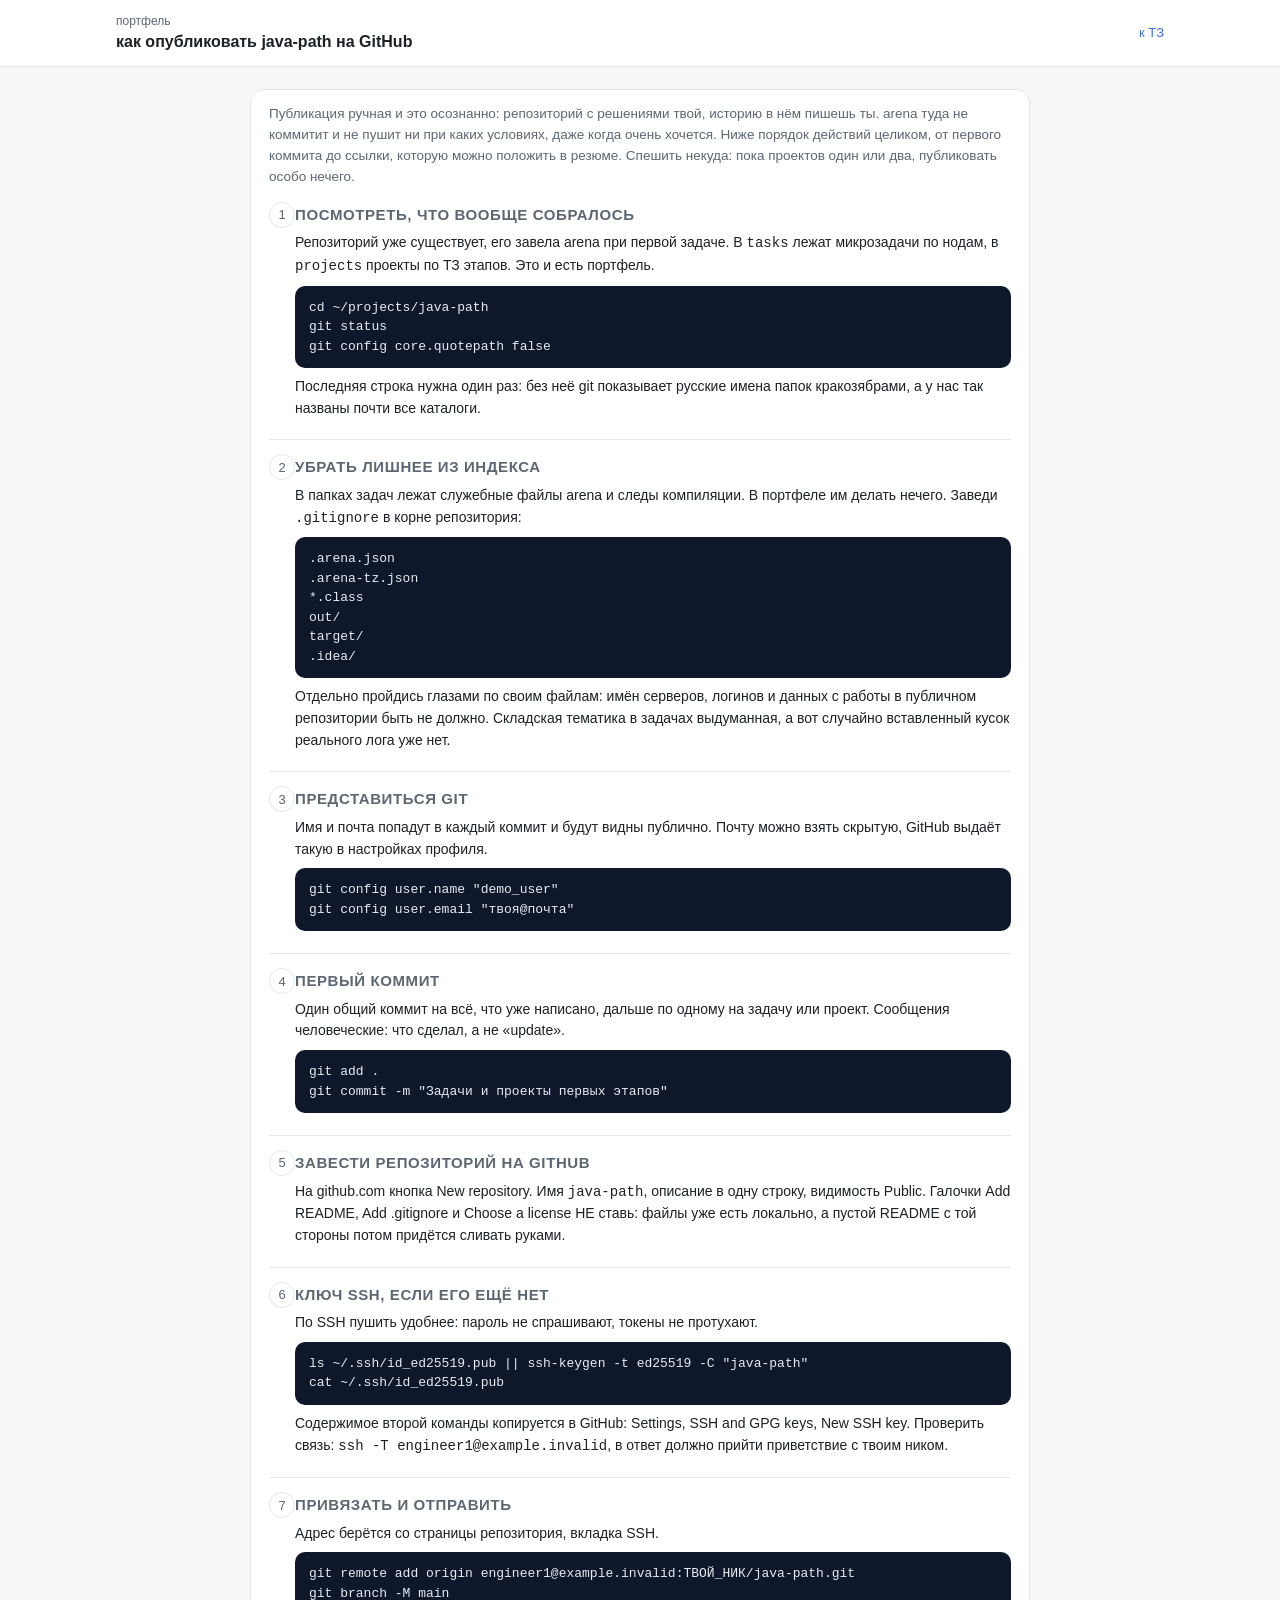
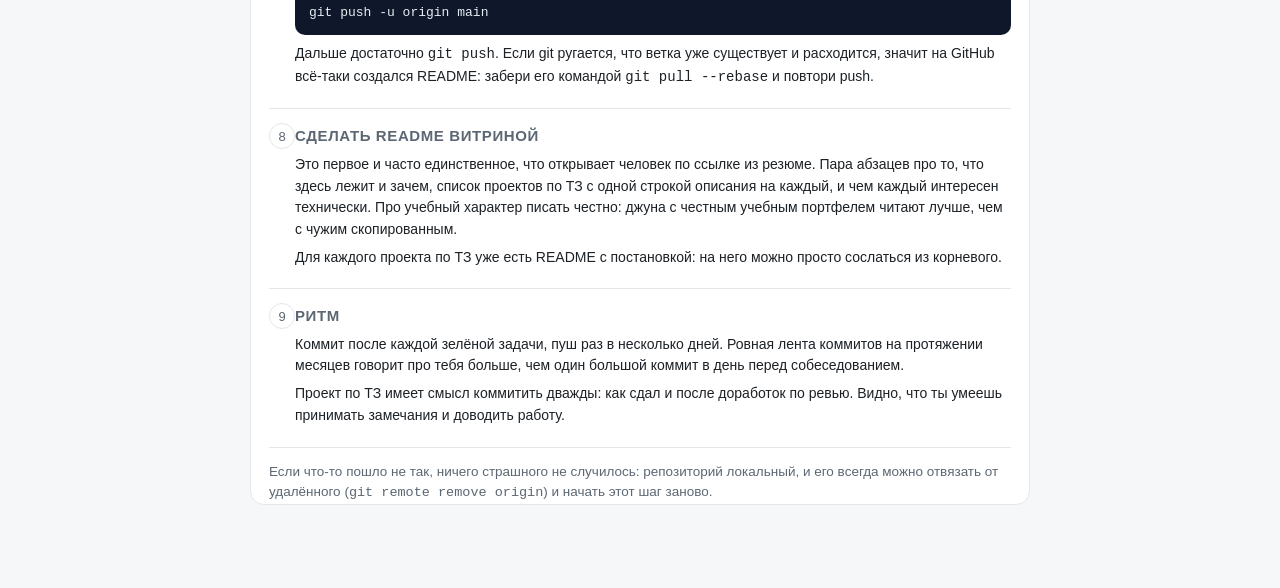
<file: static/github.html>
<!DOCTYPE html>
<html lang="ru">
<head>
  <meta charset="utf-8">
  <meta name="viewport" content="width=device-width, initial-scale=1">
  <title>arena. Портфель на GitHub</title>
  <link rel="stylesheet" href="/static/style.css">
  <link rel="stylesheet" href="/static/boss.css">
  <link rel="stylesheet" href="/static/tz.css">
</head>
<body>
  <header class="topbar">
    <div class="topwrap">
      <div class="node">
        <div class="where">портфель</div>
        <div class="title">как опубликовать java-path на GitHub</div>
      </div>
      <div class="counters">
        <a class="backlink" href="/#tz">к ТЗ</a>
      </div>
    </div>
  </header>

  <main>
    <div class="panel howto">
      <div class="bossnote">
        Публикация ручная и это осознанно: репозиторий с решениями твой, историю в нём пишешь
        ты. arena туда не коммитит и не пушит ни при каких условиях, даже когда очень хочется.
        Ниже порядок действий целиком, от первого коммита до ссылки, которую можно положить
        в резюме. Спешить некуда: пока проектов один или два, публиковать особо нечего.
      </div>

      <div class="step">
        <div class="num">1</div>
        <div class="body">
          <h3>Посмотреть, что вообще собралось</h3>
          <p>Репозиторий уже существует, его завела arena при первой задаче.
            В <code>tasks</code> лежат микрозадачи по нодам, в <code>projects</code> проекты
            по ТЗ этапов. Это и есть портфель.</p>
          <pre class="snippet">cd ~/projects/java-path
git status
git config core.quotepath false</pre>
          <p>Последняя строка нужна один раз: без неё git показывает русские имена папок
            кракозябрами, а у нас так названы почти все каталоги.</p>
        </div>
      </div>

      <div class="step">
        <div class="num">2</div>
        <div class="body">
          <h3>Убрать лишнее из индекса</h3>
          <p>В папках задач лежат служебные файлы arena и следы компиляции. В портфеле
            им делать нечего. Заведи <code>.gitignore</code> в корне репозитория:</p>
          <pre class="snippet">.arena.json
.arena-tz.json
*.class
out/
target/
.idea/</pre>
          <p>Отдельно пройдись глазами по своим файлам: имён серверов, логинов и данных
            с работы в публичном репозитории быть не должно. Складская тематика в задачах
            выдуманная, а вот случайно вставленный кусок реального лога уже нет.</p>
        </div>
      </div>

      <div class="step">
        <div class="num">3</div>
        <div class="body">
          <h3>Представиться git</h3>
          <p>Имя и почта попадут в каждый коммит и будут видны публично. Почту можно взять
            скрытую, GitHub выдаёт такую в настройках профиля.</p>
          <pre class="snippet">git config user.name "demo_user"
git config user.email "твоя@почта"</pre>
        </div>
      </div>

      <div class="step">
        <div class="num">4</div>
        <div class="body">
          <h3>Первый коммит</h3>
          <p>Один общий коммит на всё, что уже написано, дальше по одному на задачу или
            проект. Сообщения человеческие: что сделал, а не «update».</p>
          <pre class="snippet">git add .
git commit -m "Задачи и проекты первых этапов"</pre>
        </div>
      </div>

      <div class="step">
        <div class="num">5</div>
        <div class="body">
          <h3>Завести репозиторий на GitHub</h3>
          <p>На github.com кнопка New repository. Имя <code>java-path</code>, описание
            в одну строку, видимость Public. Галочки Add README, Add .gitignore и
            Choose a license НЕ ставь: файлы уже есть локально, а пустой README с той стороны
            потом придётся сливать руками.</p>
        </div>
      </div>

      <div class="step">
        <div class="num">6</div>
        <div class="body">
          <h3>Ключ SSH, если его ещё нет</h3>
          <p>По SSH пушить удобнее: пароль не спрашивают, токены не протухают.</p>
          <pre class="snippet">ls ~/.ssh/id_ed25519.pub || ssh-keygen -t ed25519 -C "java-path"
cat ~/.ssh/id_ed25519.pub</pre>
          <p>Содержимое второй команды копируется в GitHub: Settings, SSH and GPG keys,
            New SSH key. Проверить связь: <code>ssh -T engineer1@example.invalid</code>, в ответ
            должно прийти приветствие с твоим ником.</p>
        </div>
      </div>

      <div class="step">
        <div class="num">7</div>
        <div class="body">
          <h3>Привязать и отправить</h3>
          <p>Адрес берётся со страницы репозитория, вкладка SSH.</p>
          <pre class="snippet">git remote add origin engineer1@example.invalid:ТВОЙ_НИК/java-path.git
git branch -M main
git push -u origin main</pre>
          <p>Дальше достаточно <code>git push</code>. Если git ругается, что ветка
            уже существует и расходится, значит на GitHub всё-таки создался README:
            забери его командой <code>git pull --rebase</code> и повтори push.</p>
        </div>
      </div>

      <div class="step">
        <div class="num">8</div>
        <div class="body">
          <h3>Сделать README витриной</h3>
          <p>Это первое и часто единственное, что открывает человек по ссылке из резюме.
            Пара абзацев про то, что здесь лежит и зачем, список проектов по ТЗ с одной
            строкой описания на каждый, и чем каждый интересен технически. Про учебный
            характер писать честно: джуна с честным учебным портфелем читают лучше,
            чем с чужим скопированным.</p>
          <p>Для каждого проекта по ТЗ уже есть README с постановкой: на него можно
            просто сослаться из корневого.</p>
        </div>
      </div>

      <div class="step">
        <div class="num">9</div>
        <div class="body">
          <h3>Ритм</h3>
          <p>Коммит после каждой зелёной задачи, пуш раз в несколько дней. Ровная лента
            коммитов на протяжении месяцев говорит про тебя больше, чем один большой
            коммит в день перед собеседованием.</p>
          <p>Проект по ТЗ имеет смысл коммитить дважды: как сдал и после доработок
            по ревью. Видно, что ты умеешь принимать замечания и доводить работу.</p>
        </div>
      </div>

      <div class="bossnote">
        Если что-то пошло не так, ничего страшного не случилось: репозиторий локальный,
        и его всегда можно отвязать от удалённого (<code>git remote remove origin</code>)
        и начать этот шаг заново.
      </div>
    </div>
  </main>
</body>
</html>
</file>
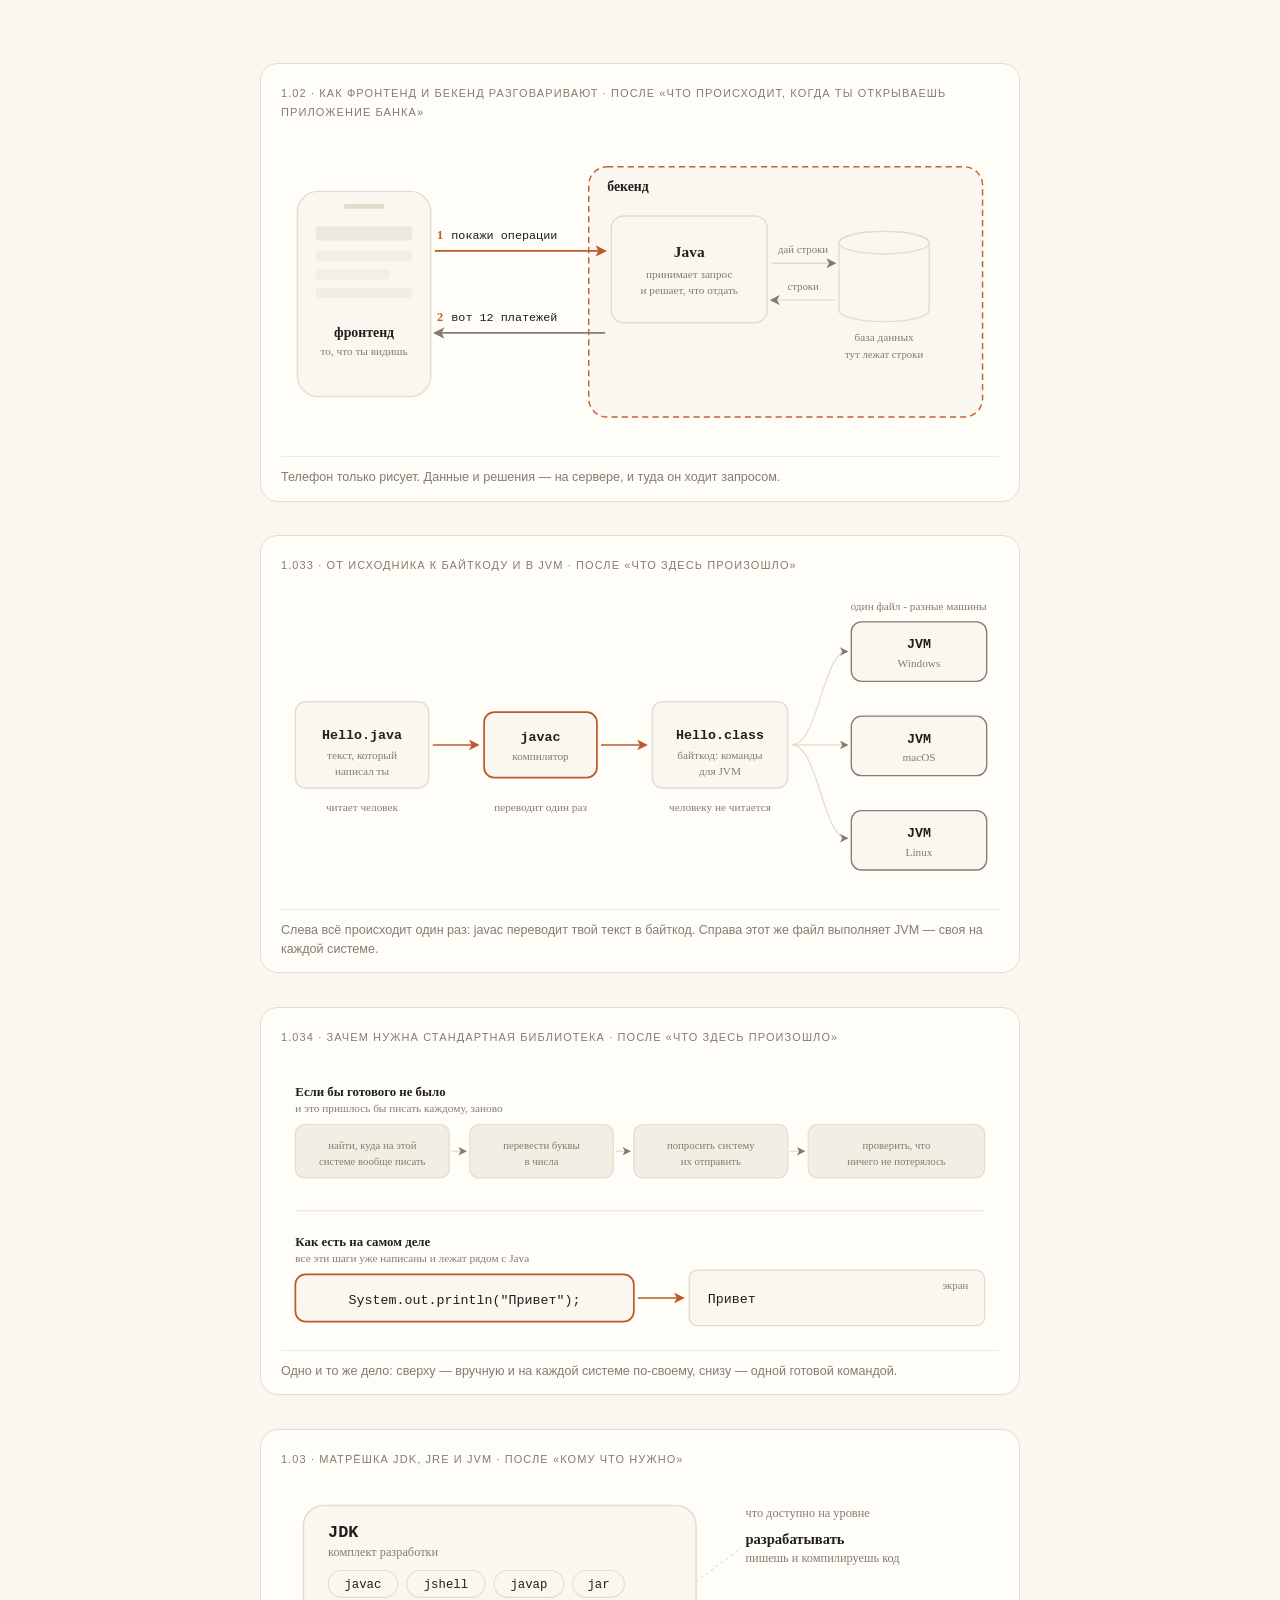
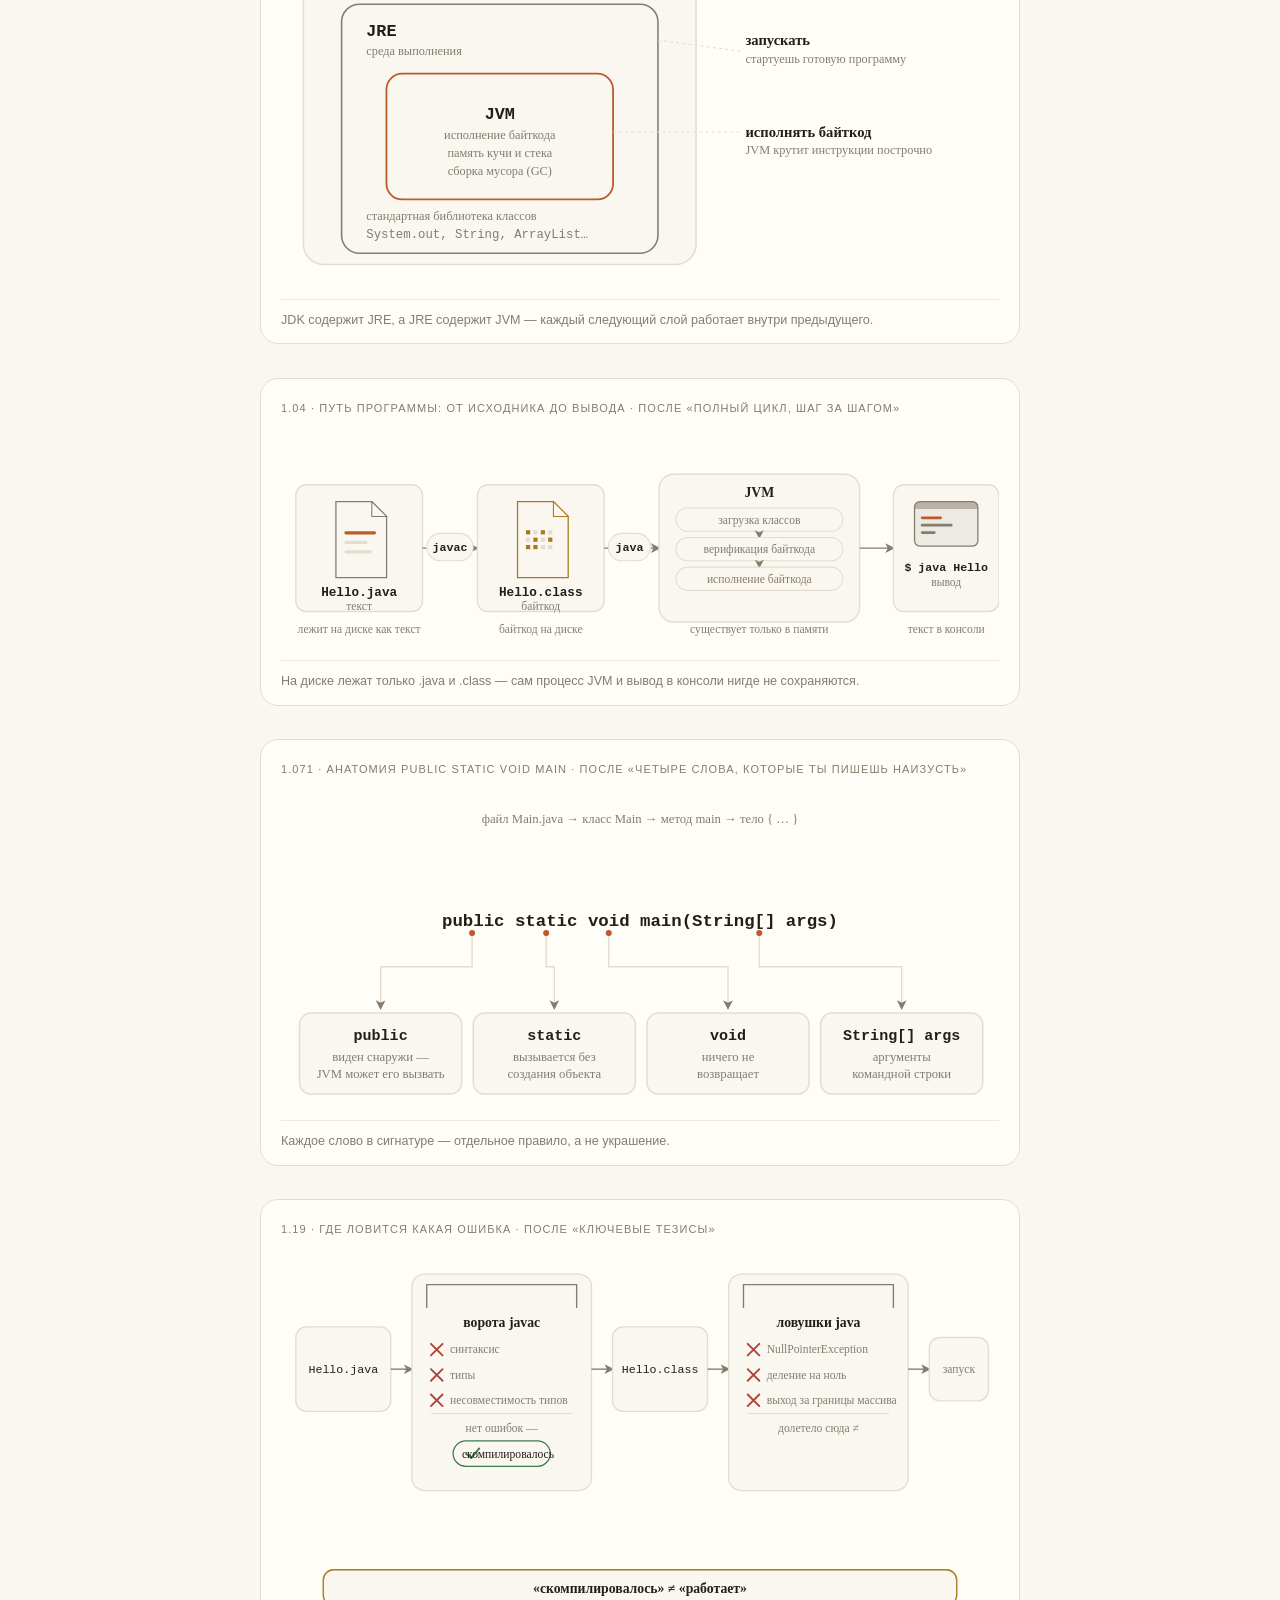
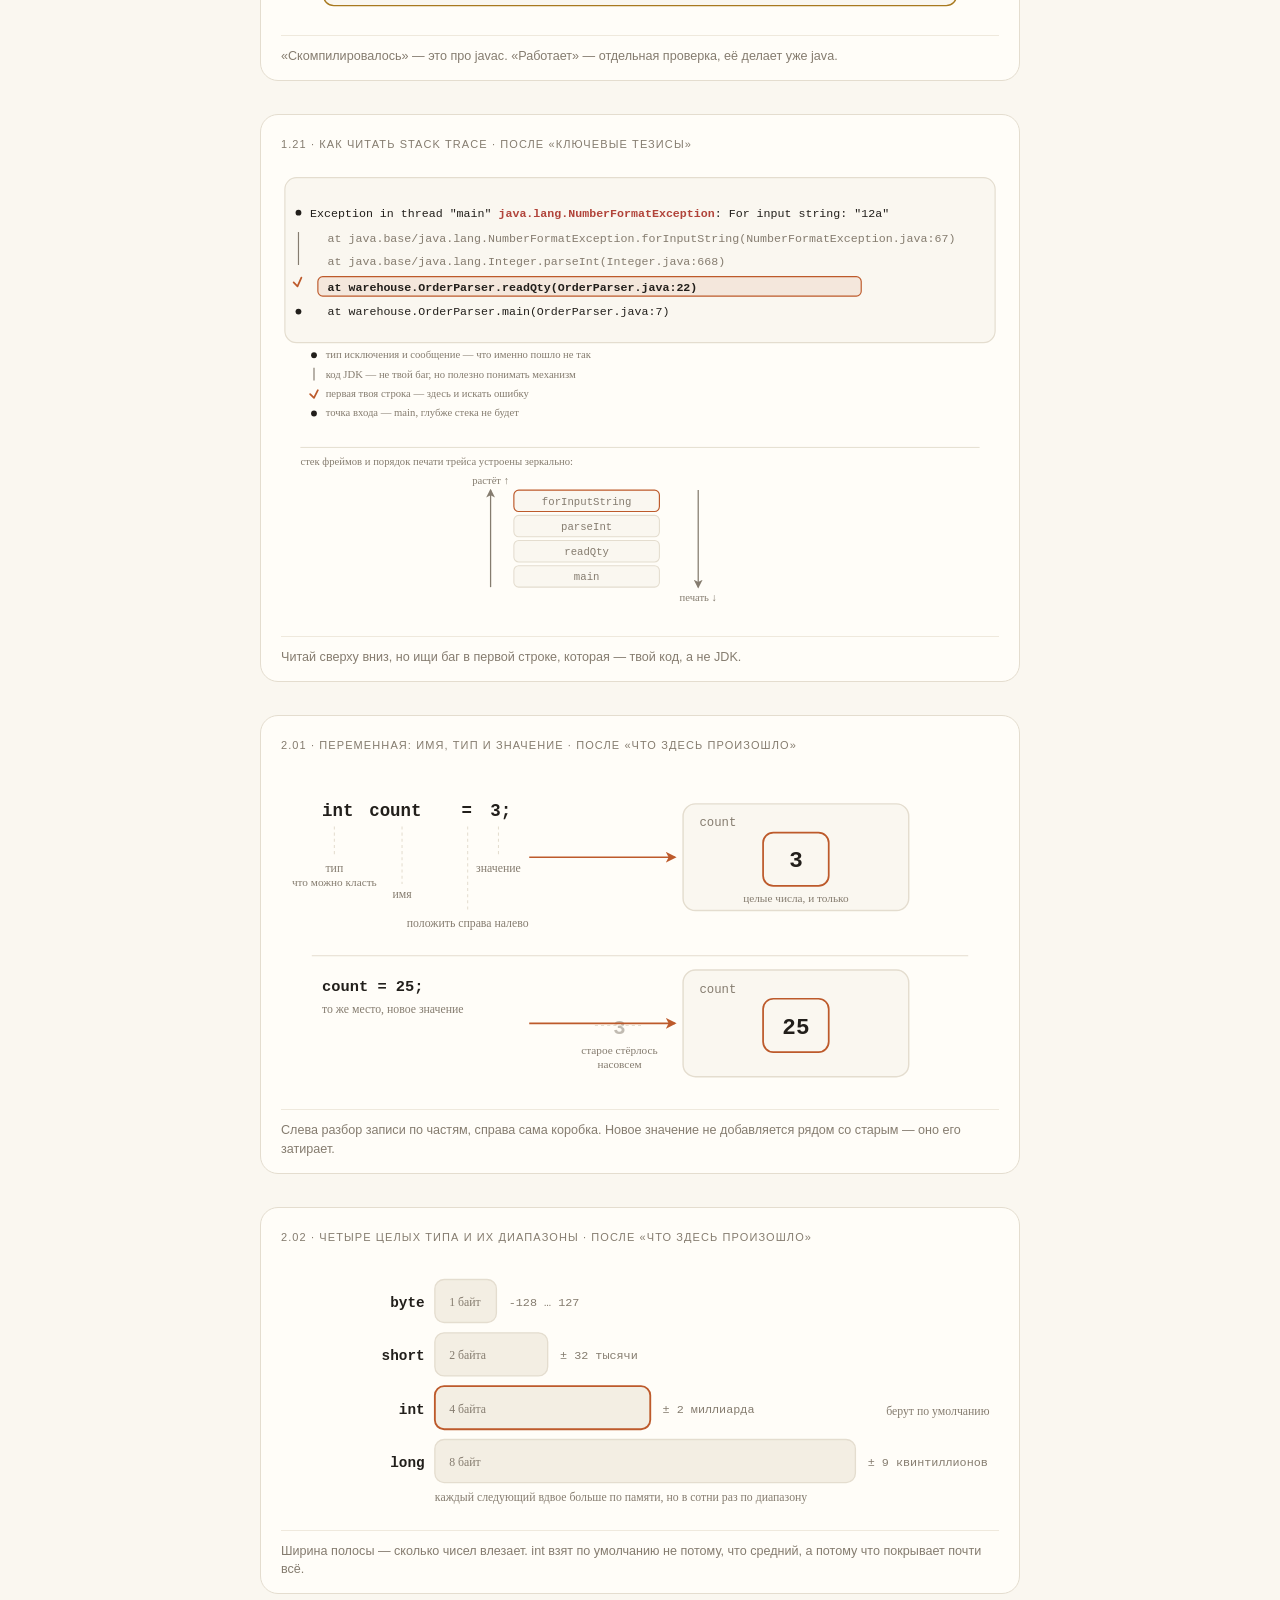
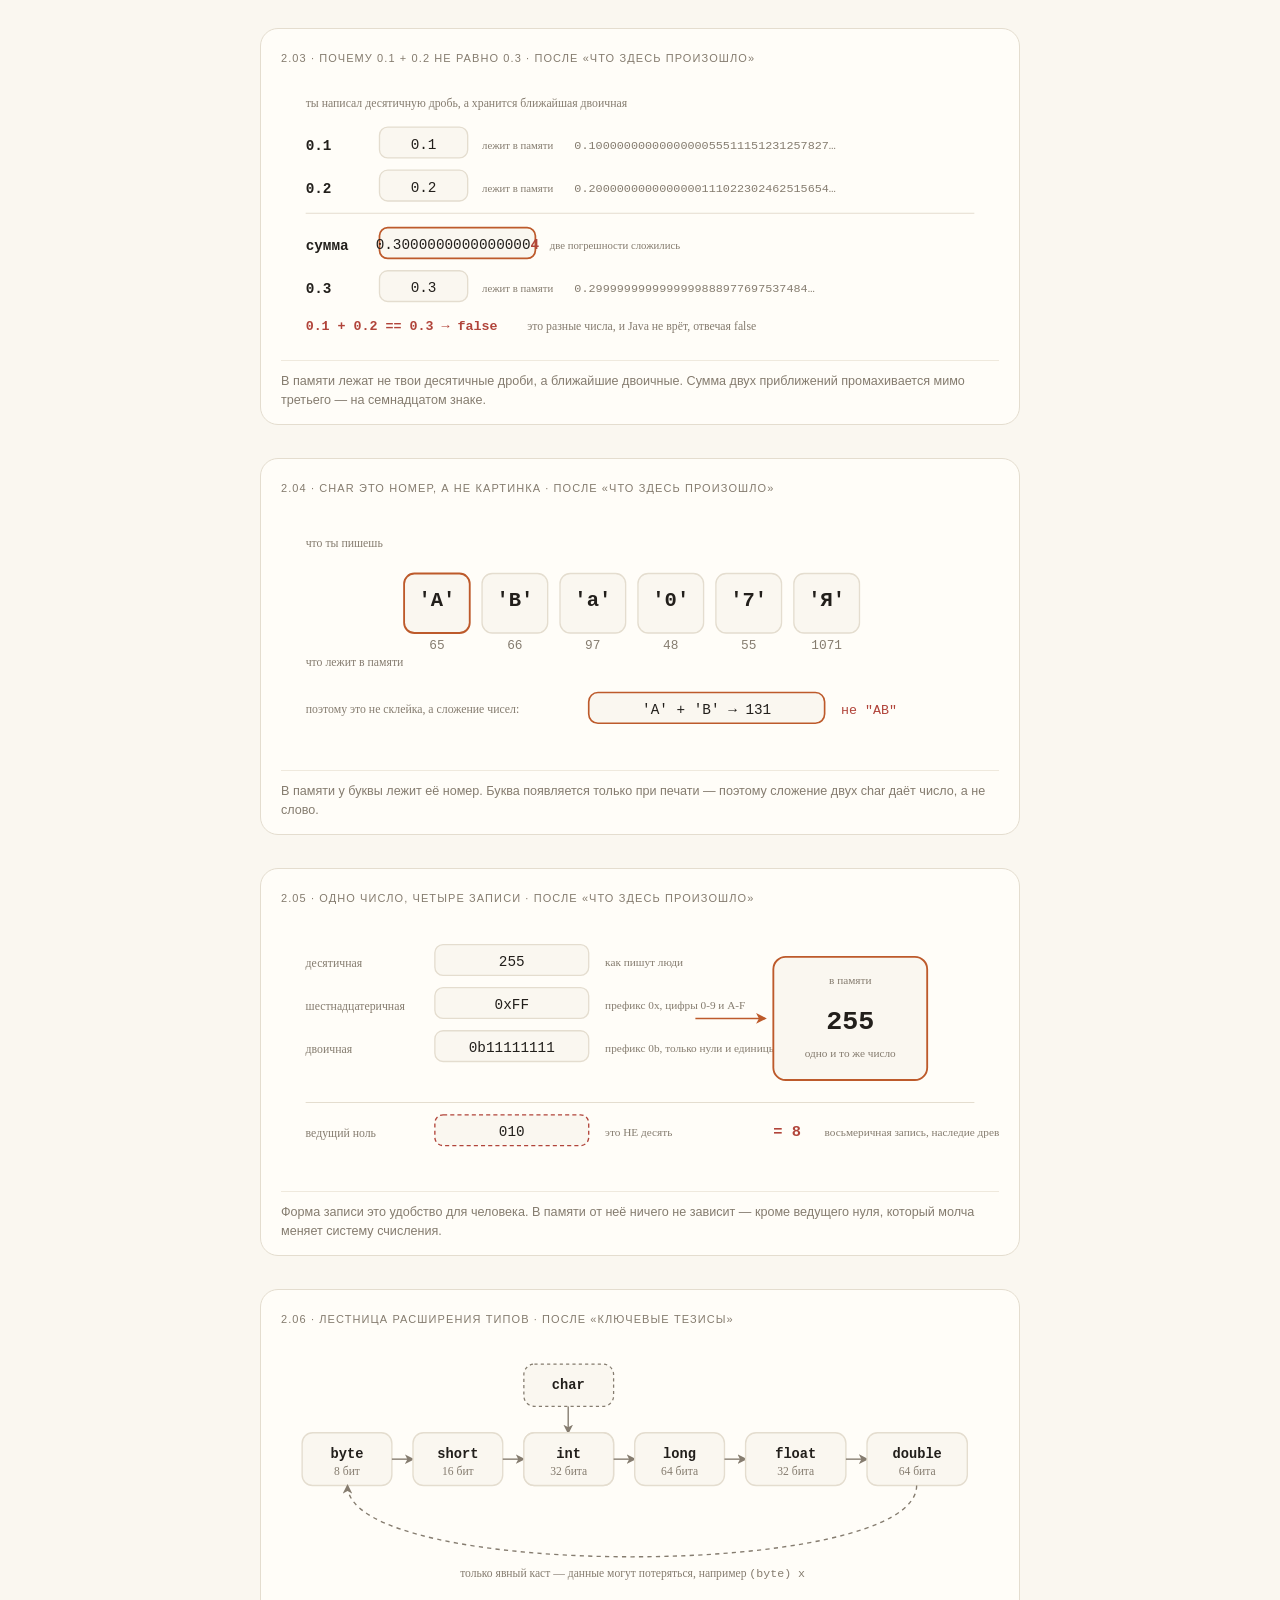
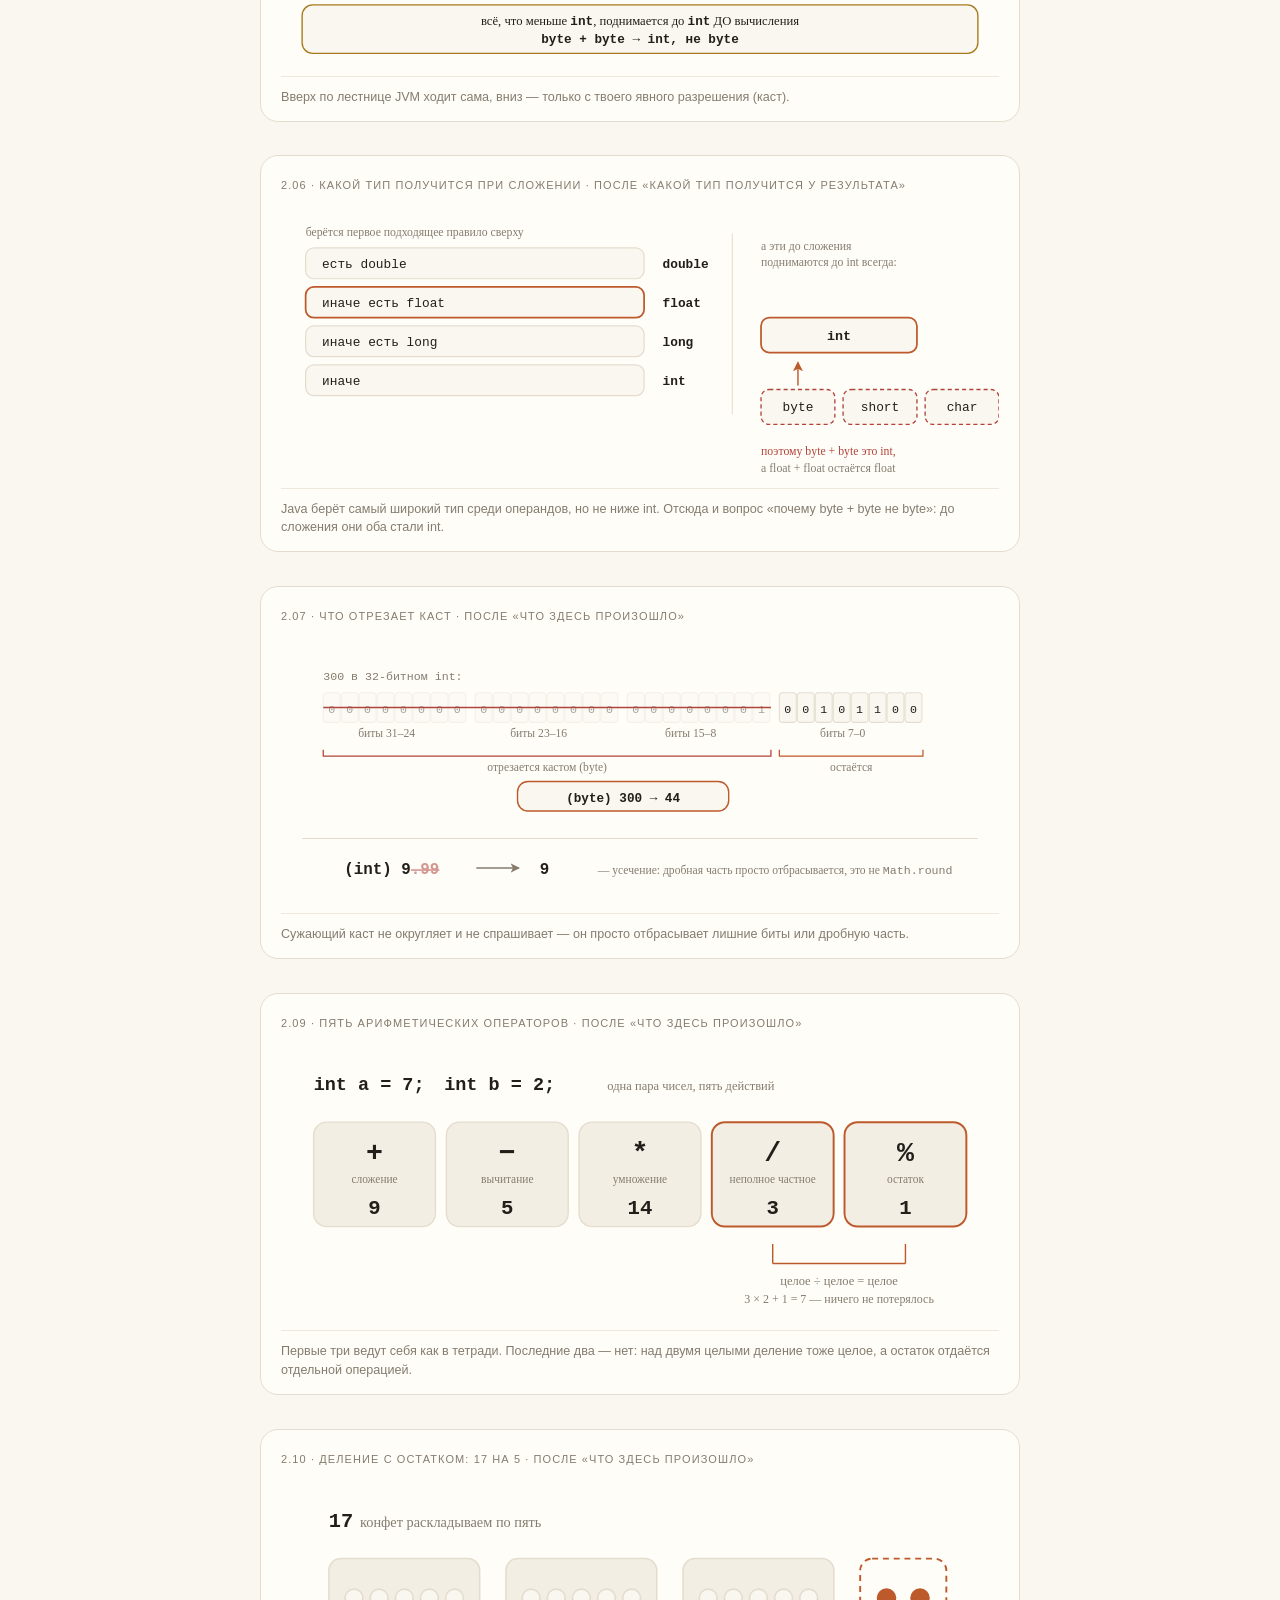
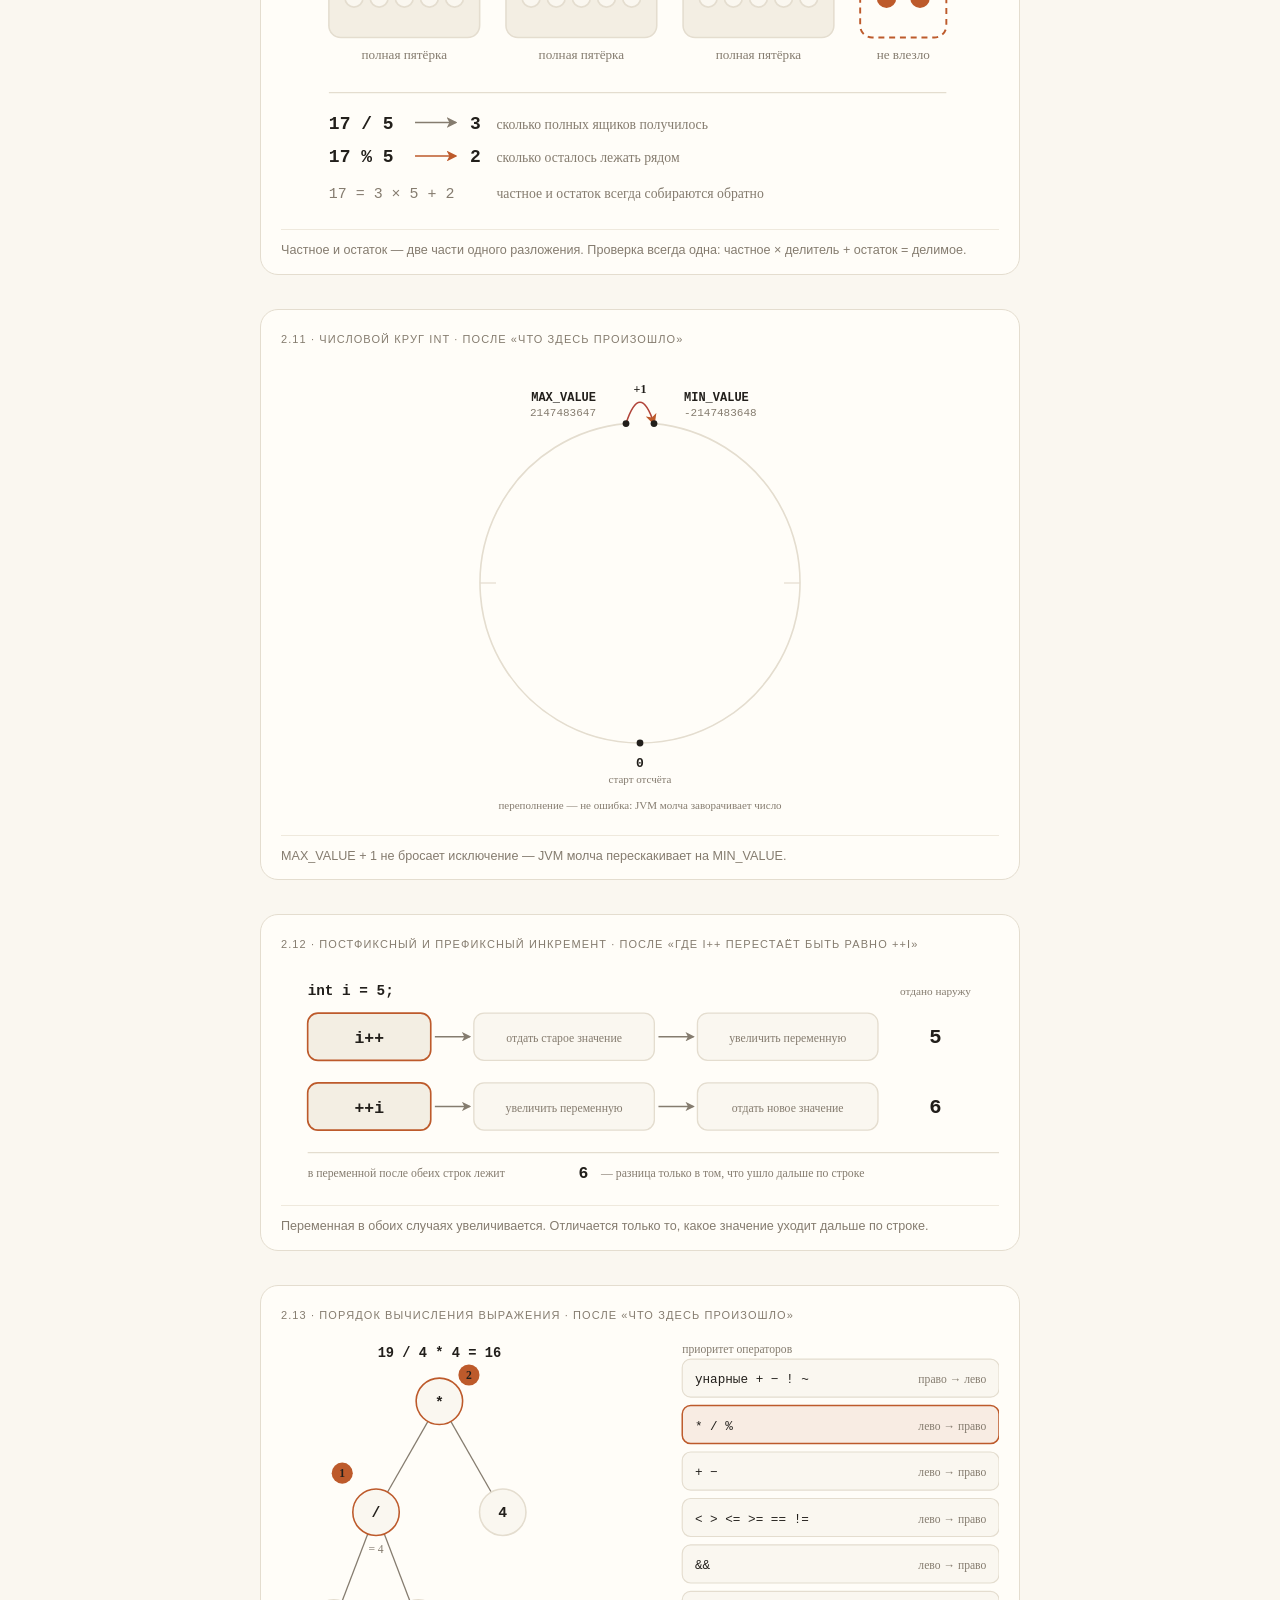
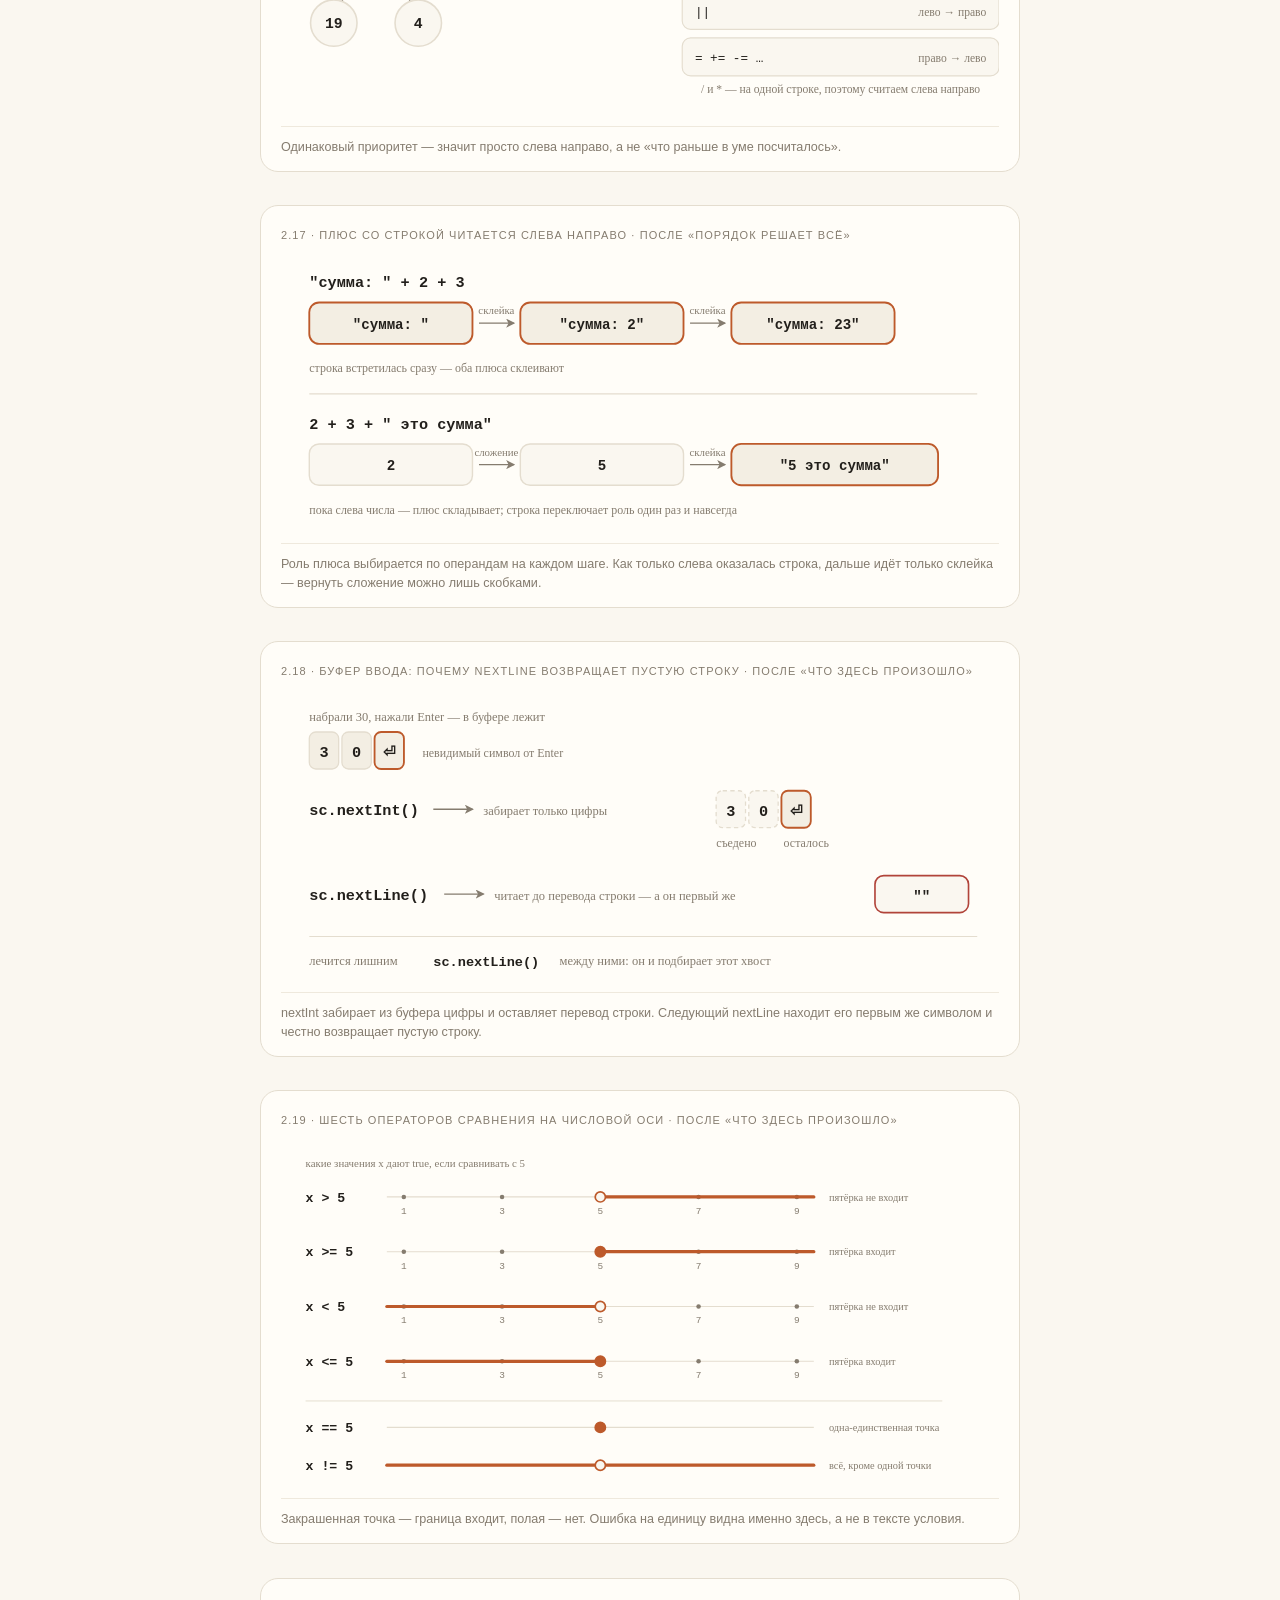
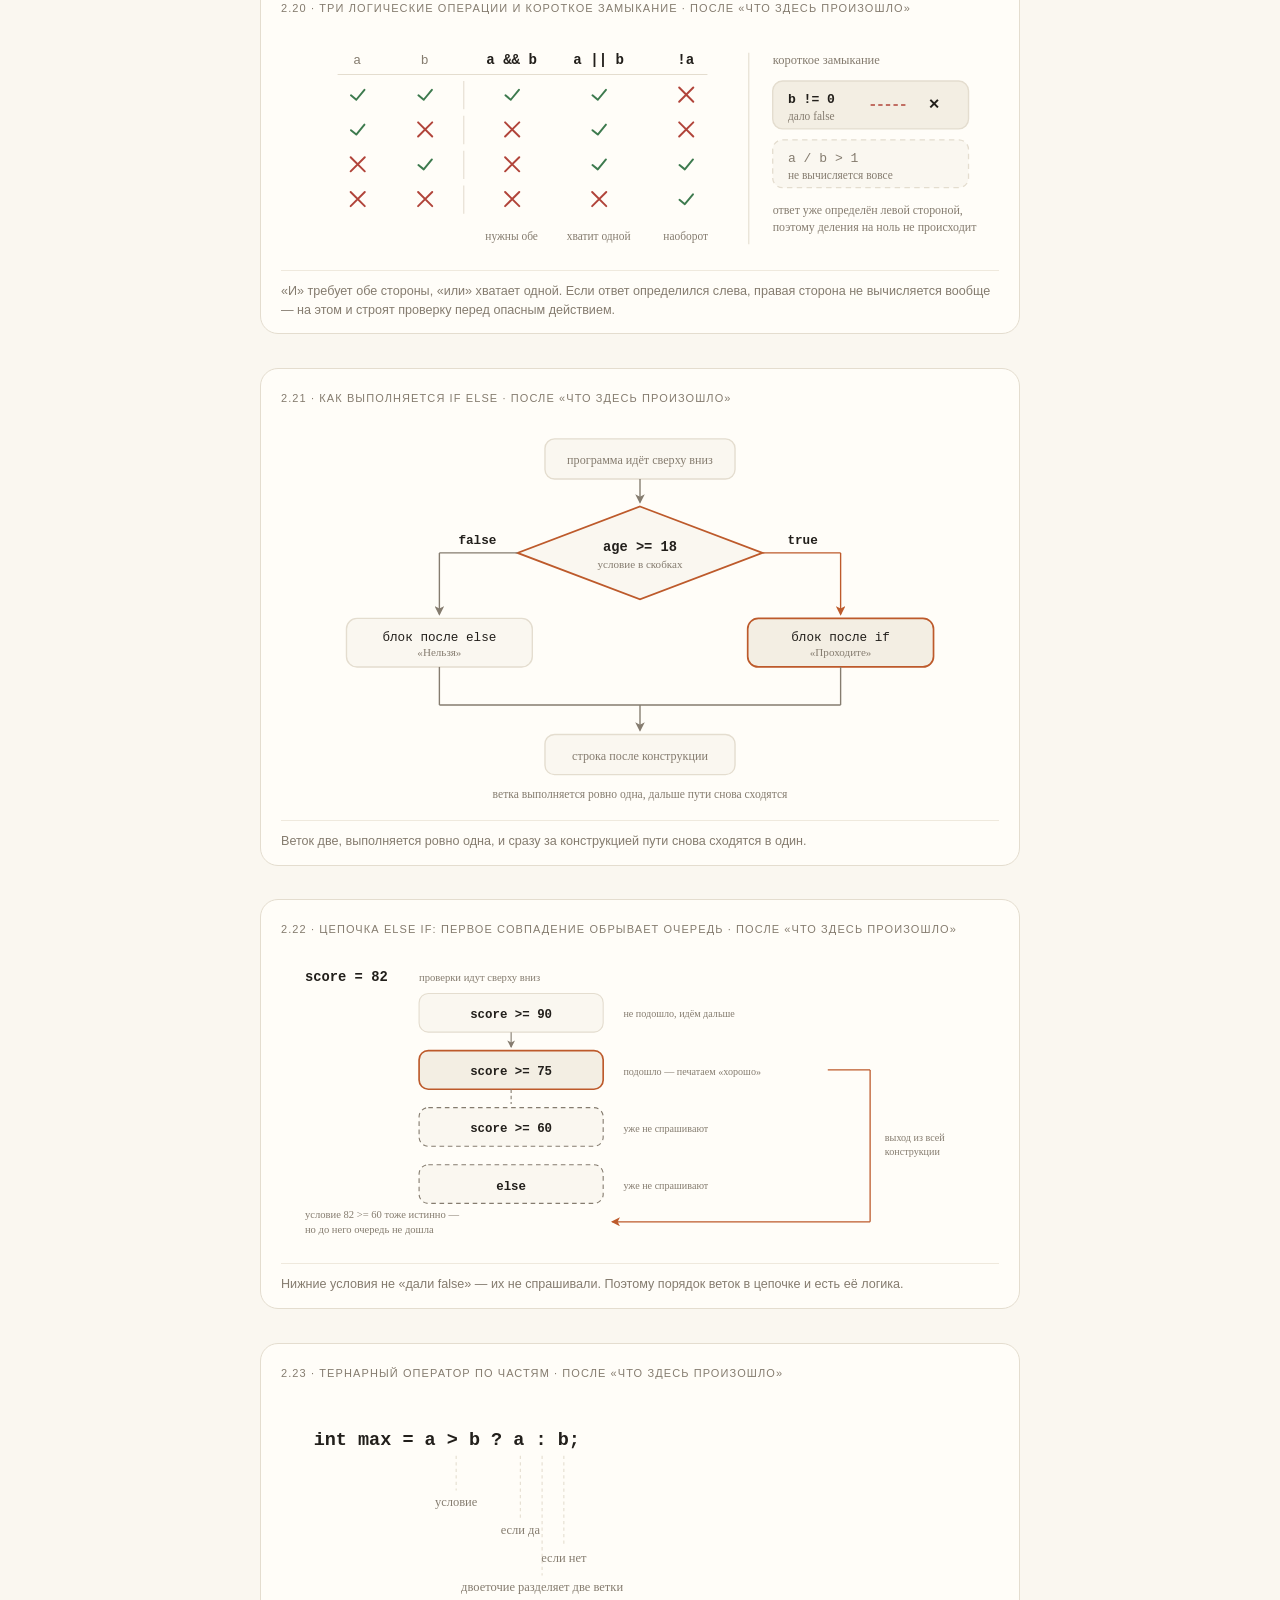
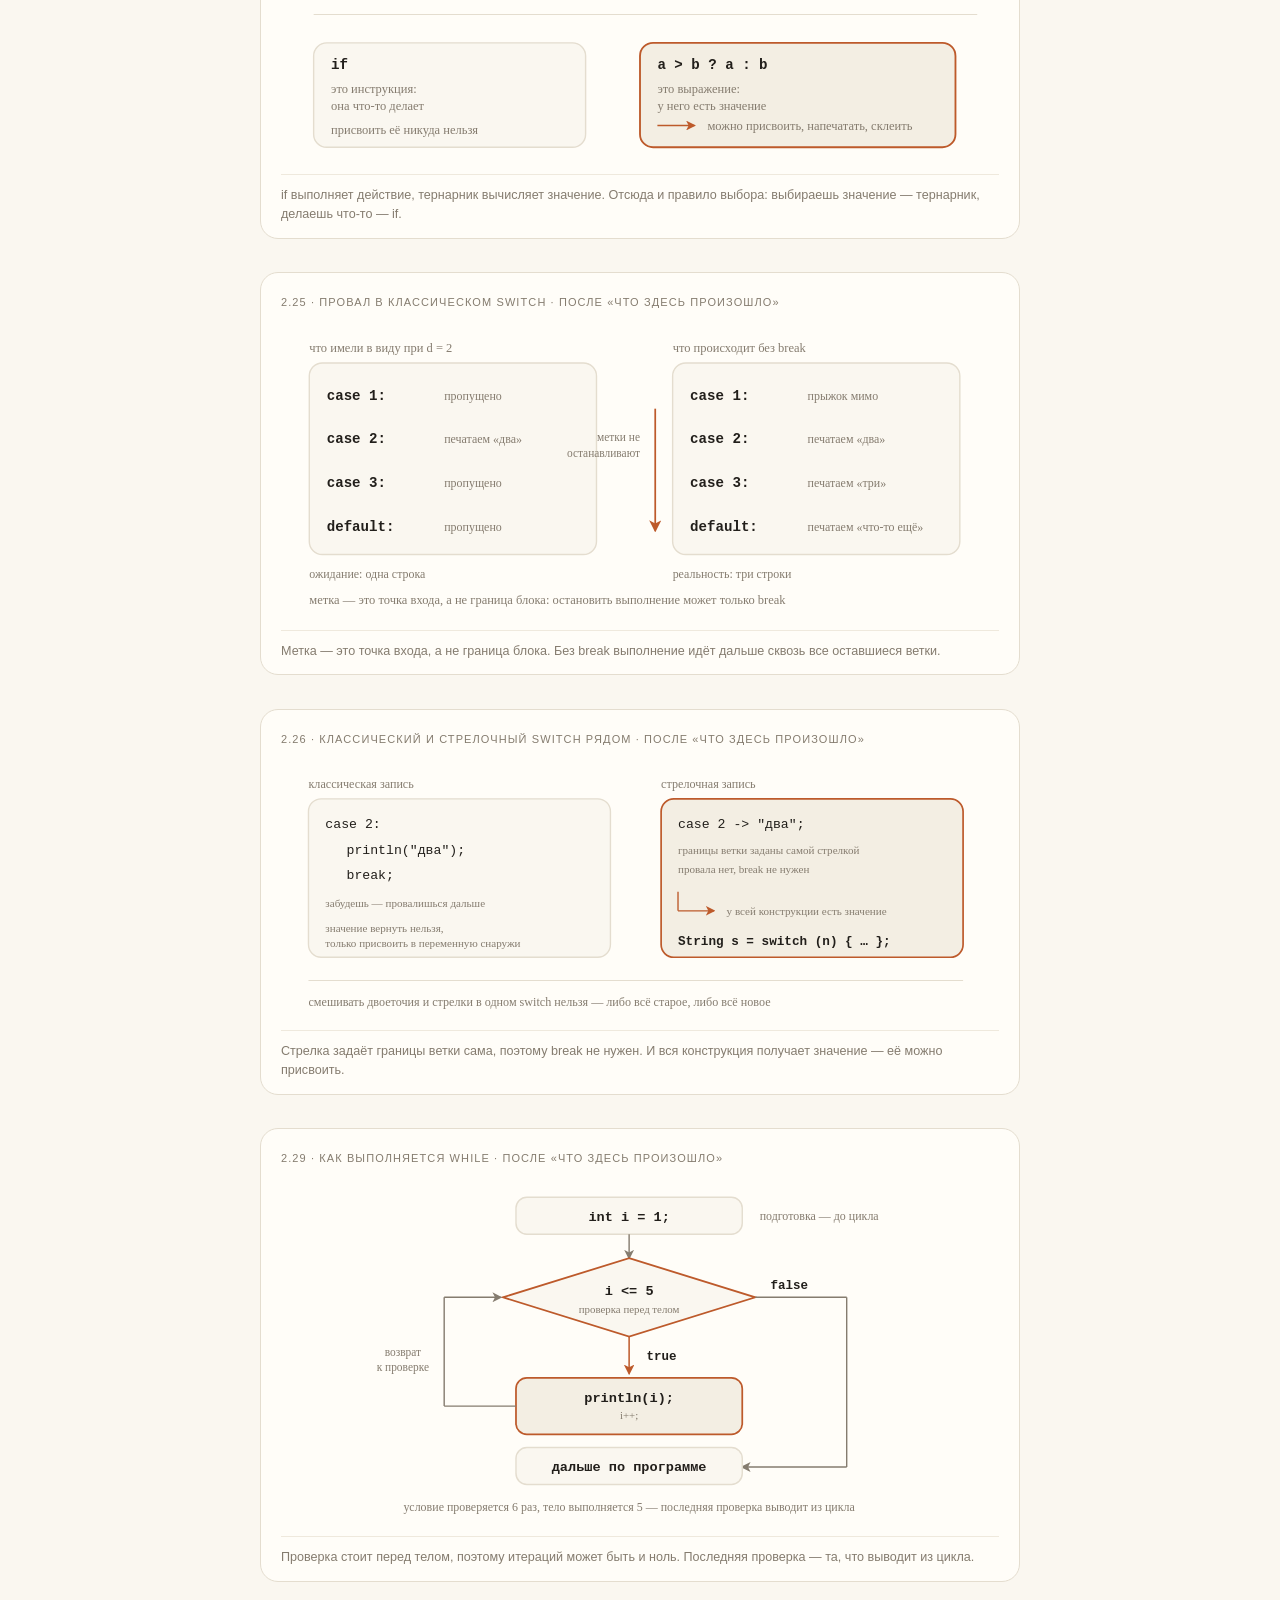
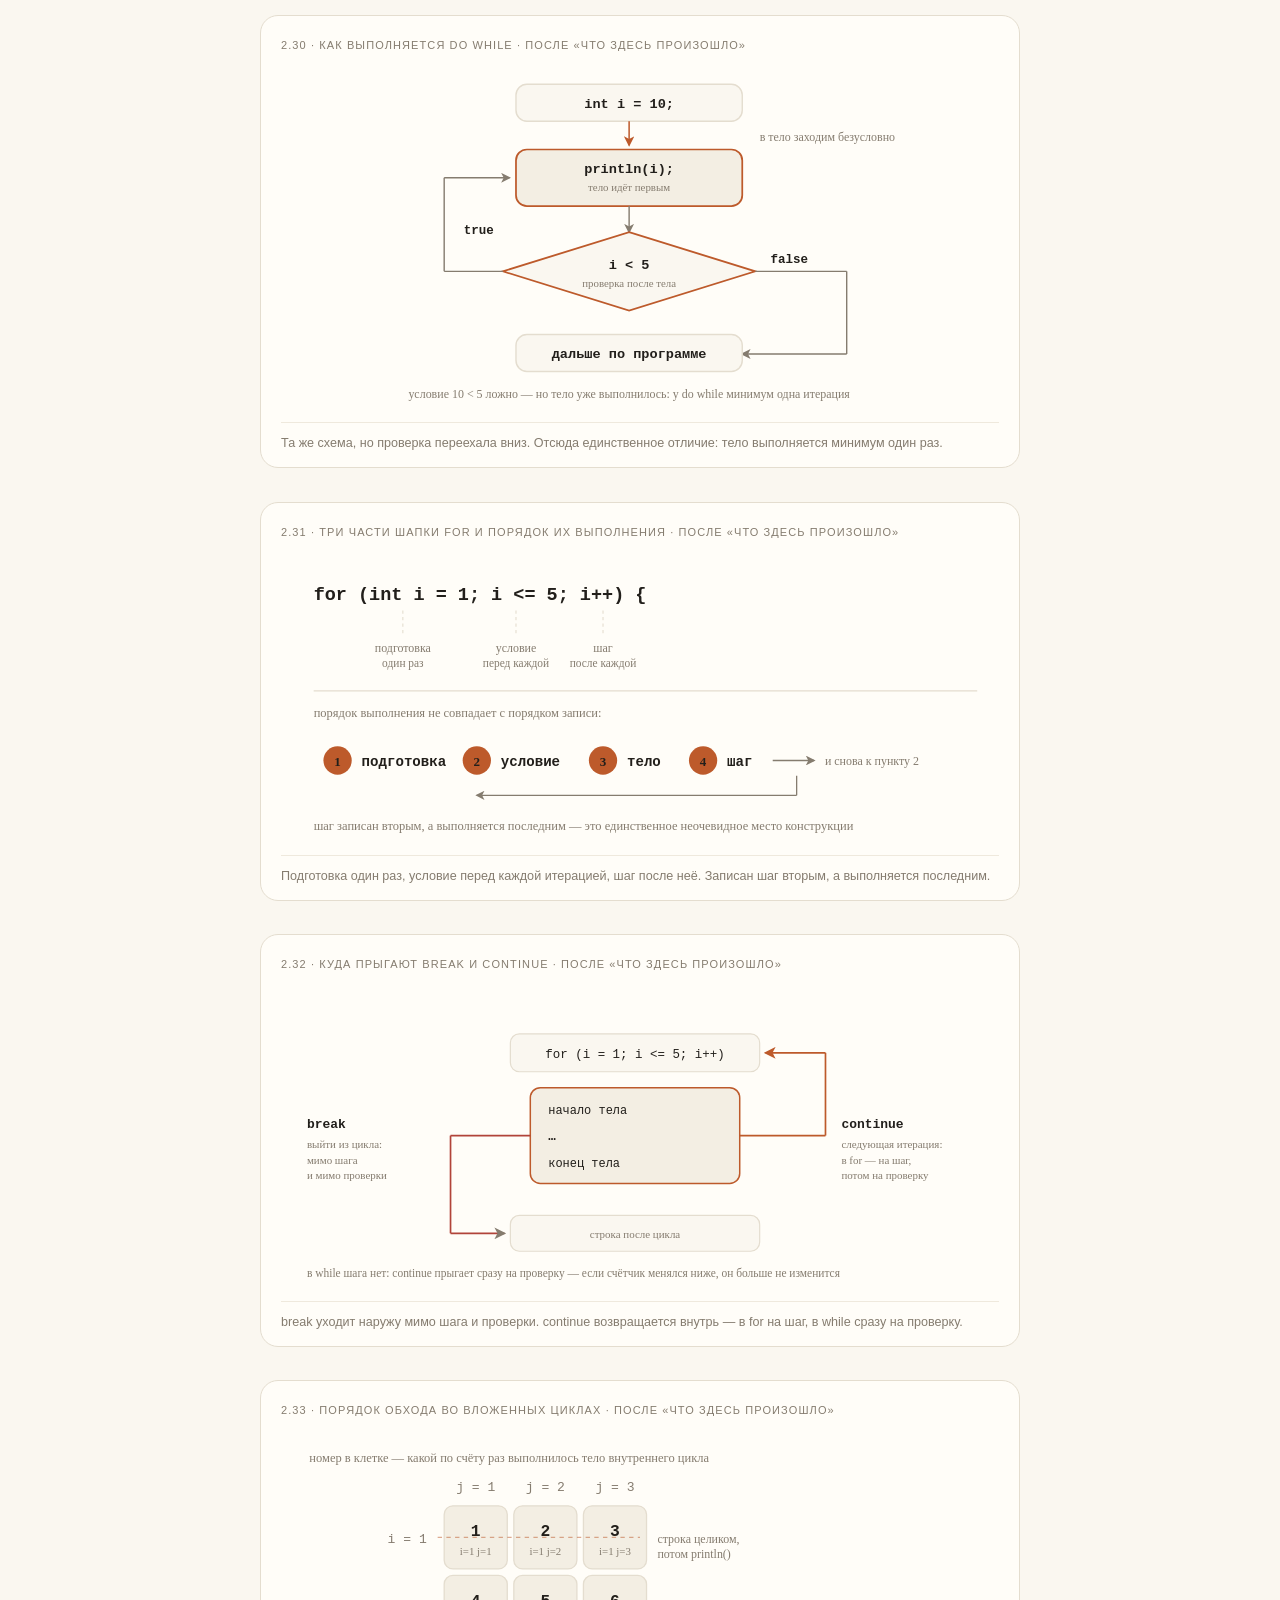
<file: static/site/diagrams-preview.html>
<!DOCTYPE html>
<html lang="ru" data-style="editorial" data-theme="light">
<head>
  <meta charset="utf-8">
  <title>схемы — предпросмотр</title>
  <!-- Служебная страница: показывает все схемы из diagrams.js разом.
       Нужна, когда рисуешь новую: открой /static/site/diagrams-preview.html -->
  <link rel="stylesheet" href="/static/site/css/tokens.css">
  <link rel="stylesheet" href="/static/site/css/app.css">
  <style>body{padding:30px;max-width:820px;margin:0 auto}</style>
</head>
<body>
  <div id="out" class="prose"></div>
  <script type="module">
    import { diagramsFor, DIAGRAM_INDEX } from "/static/site/js/diagrams.js";
    const out = document.getElementById("out");
    Object.keys(DIAGRAM_INDEX).forEach((code) => {
      diagramsFor(code).forEach((d) => {
        out.insertAdjacentHTML("beforeend", `<figure class="figure">
          <div class="fig-title">${code} · ${d.title} · после «${d.anchor}»</div>
          ${String(d.svg).replace(/\sheight="auto"/g, "")}
          <figcaption>${d.caption || ""}</figcaption></figure>`);
      });
    });
  </script>
</body>
</html>
</file>
<file: static/style.css>
:root {
  --bg: #f6f7f9; --card: #ffffff; --ink: #1c2126; --muted: #5c6773; --line: #e3e7ec;
  --accent: #3b6fed; --code-bg: #0f172a; --code-ink: #e6edf3;
  --ok: #1a7f4b; --ok-bg: #e6f5ec; --bad: #c33636; --bad-bg: #fdeaea;
  --gold: #a9631a; --gold-bg: #fbefdd;
}
@media (prefers-color-scheme: dark) {
  :root {
    --bg: #0f1216; --card: #171b21; --ink: #e7ecf2; --muted: #9aa4b0; --line: #262c34;
    --accent: #6f9bff; --code-bg: #0b1020; --code-ink: #e6edf3;
    --ok: #5ad18b; --ok-bg: #16311f; --bad: #ff8a8a; --bad-bg: #3a1c1c;
    --gold: #e6b062; --gold-bg: #3a2c14;
  }
}

* { box-sizing: border-box; }
body {
  margin: 0; background: var(--bg); color: var(--ink); line-height: 1.5;
  font-family: -apple-system, BlinkMacSystemFont, "Segoe UI", Roboto, Ubuntu, Helvetica, Arial, sans-serif;
  -webkit-font-smoothing: antialiased;
}
code, pre { font-family: "JetBrains Mono", Consolas, Menlo, monospace; }

.topbar {
  position: sticky; top: 0; z-index: 10; background: var(--card);
  border-bottom: 1px solid var(--line); padding: 12px 18px;
}
.topwrap { max-width: 1048px; margin: 0 auto; display: flex; DEMO_PROJECT: 18px; align-items: center; flex-wrap: wrap; }
.node { flex: 1 1 260px; min-width: 0; }
.node .where { font-size: 12px; color: var(--muted); }
.node .title { font-size: 16px; font-weight: 600; overflow: hidden; text-overflow: ellipsis; white-space: nowrap; }
.node a { color: var(--accent); text-decoration: none; font-size: 12px; }
.counters { display: flex; DEMO_PROJECT: 16px; align-items: center; }
.counter { text-align: right; }
.counter b { display: block; font-size: 19px; font-variant-numeric: tabular-nums; }
.counter span { font-size: 11px; color: var(--muted); }
.counter.gain b { color: var(--ok); }

.bars { max-width: 1048px; margin: 10px auto 0; display: flex; DEMO_PROJECT: 12px; }
.barbox { flex: 1; }
.barbox .label { display: flex; justify-content: space-between; font-size: 11px; color: var(--muted); margin-bottom: 4px; }
.bar { height: 6px; background: var(--line); border-radius: 99px; overflow: hidden; }
.bar > i { display: block; height: 100%; width: 0; background: var(--accent); transition: width .35s ease; }
.bar.full > i { background: var(--ok); }

.tabs { max-width: 1048px; margin: 12px auto 0; display: flex; DEMO_PROJECT: 4px; }
.tab {
  font: inherit; font-size: 13px; padding: 6px 12px; border-radius: 9px; cursor: pointer;
  border: 1px solid transparent; background: none; color: var(--muted);
}
.tab:hover { color: var(--ink); }
.tab.on { background: var(--bg); border-color: var(--line); color: var(--ink); font-weight: 600; }

main { max-width: 1048px; margin: 22px auto 90px; padding: 0 18px; }
/* Все вкладки, кроме «сегодня», остаются узкой колонкой и держат левый край шапки. */
.view:not(#view-today) { max-width: 780px; }
@media (min-width: 1100px) {
  .todaywrap {
    display: grid; grid-template-columns: minmax(0, 780px) 250px; DEMO_PROJECT: 18px;
    align-items: start;
  }
}
.panel {
  background: var(--card); border: 1px solid var(--line); border-radius: 14px;
  padding: 20px; margin-bottom: 16px;
}
.tags { display: flex; DEMO_PROJECT: 8px; align-items: center; margin-bottom: 12px; flex-wrap: wrap; }
.tag { font-size: 11px; color: var(--muted); border: 1px solid var(--line); padding: 2px 9px; border-radius: 99px; }
.tag.lvl1 { color: var(--gold); background: var(--gold-bg); border-color: transparent; }
.tag.lvl2 { color: var(--accent); border-color: var(--accent); }

.question { font-size: 16px; font-weight: 500; margin: 0 0 14px; white-space: pre-wrap; }
pre.snippet {
  background: var(--code-bg); color: var(--code-ink); padding: 12px 14px; border-radius: 10px;
  overflow-x: auto; font-size: 13px; margin: 0 0 14px;
}
.opts { list-style: none; margin: 0; padding: 0; display: grid; DEMO_PROJECT: 8px; }
.opt {
  display: flex; DEMO_PROJECT: 10px; align-items: flex-start; padding: 11px 13px; font-size: 14.5px;
  border: 1px solid var(--line); border-radius: 10px; cursor: pointer; background: none;
  color: inherit; text-align: left; font-family: inherit; width: 100%;
  transition: background .12s, border-color .12s;
}
.opt:hover:not(:disabled) { border-color: var(--accent); }
.opt .mark {
  flex: 0 0 22px; height: 22px; border-radius: 6px; border: 1px solid var(--line);
  display: flex; align-items: center; justify-content: center; font-size: 12px;
  font-weight: 700; color: var(--muted);
}
.opt.correct { border-color: var(--ok); background: var(--ok-bg); }
.opt.correct .mark { border-color: var(--ok); color: var(--ok); }
.opt.wrong { border-color: var(--bad); background: var(--bad-bg); }
.opt.wrong .mark { border-color: var(--bad); color: var(--bad); }
.opt:disabled { cursor: default; }
/* Что ещё осталось по текущей ноде. На широком экране колонка стоит справа от
   петли и не двигает её, на узком просто падает под задание. Высота по
   содержимому: список короткий, а длинный прокручивается внутри себя. */
.left {
  background: var(--card); border: 1px solid var(--line); border-radius: 14px;
  padding: 13px 14px; margin-bottom: 16px;
}
.left .lefttop {
  display: flex; align-items: baseline; justify-content: space-between; DEMO_PROJECT: 8px;
}
.left h2 { margin: 0; font-size: 12px; font-weight: 600; letter-spacing: .01em; }
.left .count {
  font-size: 11px; color: var(--muted); font-variant-numeric: tabular-nums;
}
.left .sub {
  font-size: 11px; color: var(--muted); margin: 2px 0 10px;
  overflow: hidden; text-overflow: ellipsis; white-space: nowrap;
}
.left .empty {
  font-size: 12.5px; color: var(--muted); padding: 6px 0 2px;
}
.left ul {
  list-style: none; margin: 0; padding: 0; display: grid; DEMO_PROJECT: 3px;
  max-height: 330px; overflow-y: auto; scrollbar-width: thin;
}
.left ul::-webkit-scrollbar { width: 6px; }
.left ul::-webkit-scrollbar-thumb { background: var(--line); border-radius: 99px; }
.left .atom {
  width: 100%; text-align: left; display: flex; DEMO_PROJECT: 8px; align-items: flex-start;
  padding: 6px 8px; border-radius: 8px; border: 0; background: none; color: inherit;
  font: inherit; font-size: 12.5px; line-height: 1.45; cursor: pointer;
}
.left .atom.flat { cursor: default; }
.left .atom:hover:not(.flat) { background: var(--bg); }
.left .dot {
  flex: 0 0 6px; width: 6px; height: 6px; border-radius: 50%; margin-top: 6px;
  background: var(--muted);
}
.left .what {
  min-width: 0; color: var(--muted); display: -webkit-box; -webkit-line-clamp: 2;
  -webkit-box-orient: vertical; overflow: hidden;
}
.left .atom:hover:not(.flat) .what { color: var(--ink); }
.left .t-quiz .dot { background: var(--accent); }
.left .t-card .dot { background: var(--ok); }
.left .t-readcode .dot { background: var(--gold); }
.left .t-code .dot { background: var(--bad); }
.left .legend {
  display: flex; flex-wrap: wrap; DEMO_PROJECT: 4px 10px; margin-top: 10px;
  padding-top: 9px; border-top: 1px solid var(--line); font-size: 10.5px;
  color: var(--muted);
}
.left .legend span { display: flex; align-items: center; DEMO_PROJECT: 5px; }
.left .legend i {
  width: 6px; height: 6px; border-radius: 50%; background: var(--muted); display: block;
}
.left .legend .l-quiz i { background: var(--accent); }
.left .legend .l-card i { background: var(--ok); }
.left .legend .l-readcode i { background: var(--gold); }
.left .legend .l-code i { background: var(--bad); }
@media (min-width: 1100px) {
  .left { position: sticky; top: 132px; margin: 0; }
}

.opt .out {
  white-space: pre-wrap; font-family: "JetBrains Mono", Consolas, Menlo, monospace;
  font-size: 13.5px; line-height: 1.5;
}

.exp {
  margin: 14px 0 0; padding: 12px 14px; border-radius: 10px; font-size: 14px;
  background: var(--bg); border: 1px solid var(--line);
}
.exp b { color: var(--ok); }

.cardface { font-size: 18px; font-weight: 600; margin-bottom: 4px; }
.cardsrc { font-size: 11px; color: var(--muted); margin-bottom: 16px; }
.cardback { font-size: 15px; border-top: 1px dashed var(--line); padding-top: 14px; margin-top: 14px; }
.cardback code { background: var(--bg); padding: 1px 5px; border-radius: 5px; font-size: 13px; }

.row { display: flex; DEMO_PROJECT: 8px; flex-wrap: wrap; margin-top: 16px; }
button.act {
  font: inherit; font-size: 14px; padding: 9px 16px; border-radius: 10px; cursor: pointer;
  border: 1px solid var(--line); background: var(--card); color: var(--ink);
}
button.act:hover { border-color: var(--accent); }
button.act.primary { background: var(--accent); border-color: var(--accent); color: #fff; }
button.act .key { font-size: 11px; opacity: .65; margin-left: 6px; }
button.act.again { border-color: var(--bad); color: var(--bad); }
button.act.easy { border-color: var(--ok); color: var(--ok); }
button.ghost {
  font: inherit; font-size: 12px; color: var(--muted); background: none; border: none;
  cursor: pointer; padding: 4px 0; text-decoration: underline dotted;
}

.done { text-align: center; padding: 30px 20px; }
.done .big { font-size: 22px; font-weight: 600; margin-bottom: 6px; }
.done .sub { color: var(--muted); font-size: 14px; margin-bottom: 18px; }

.ledger { max-width: 780px; margin: 0 auto; padding: 0 18px; }
.ledger h2 { font-size: 12px; color: var(--muted); font-weight: 600; margin: 0 0 8px; text-transform: uppercase; letter-spacing: .04em; }
.ledger ul { list-style: none; margin: 0; padding: 0; }
.ledger li { display: flex; justify-content: space-between; font-size: 13px; color: var(--muted); padding: 4px 0; border-bottom: 1px solid var(--line); }
.ledger li b { color: var(--ok); font-variant-numeric: tabular-nums; }

/* карта */
.eta { text-align: center; padding: 16px 20px; }
.eta .sub { color: var(--muted); font-size: 13px; margin-top: 4px; }
.stages { display: grid; grid-template-columns: repeat(auto-fill, minmax(232px, 1fr)); DEMO_PROJECT: 10px; }
.stagecard {
  font: inherit; text-align: left; cursor: pointer; color: inherit;
  background: var(--card); border: 1px solid var(--line); border-radius: 12px; padding: 12px 14px;
}
.stagecard:hover { border-color: var(--accent); }
.stagecard.here { border-color: var(--accent); box-shadow: 0 0 0 1px var(--accent) inset; }
.stagecard.off { opacity: .55; }
.stagecard .bar { margin: 8px 0 6px; }
.stagename { font-size: 14.5px; font-weight: 600; }
.stagename.big { font-size: 19px; margin: 10px 0 8px; }
.stagemeta { font-size: 12px; color: var(--muted); font-variant-numeric: tabular-nums; }
.tag.track { color: var(--accent); border-color: var(--accent); }
.tag.ok { color: var(--ok); border-color: var(--ok); }
.tag.gold { color: var(--gold); background: var(--gold-bg); border-color: transparent; }
.tag.here { color: var(--ok); border-color: var(--ok); }

.nodelist { list-style: none; margin: 14px 0 0; padding: 0; }
.noderow {
  display: flex; DEMO_PROJECT: 10px; align-items: center; padding: 8px 4px; font-size: 14px;
  border-bottom: 1px solid var(--line); cursor: pointer;
}
.noderow:hover { background: var(--bg); }
.noderow .code { color: var(--muted); font-size: 12px; min-width: 42px; font-variant-numeric: tabular-nums; }
.noderow .nname { flex: 1; overflow: hidden; text-overflow: ellipsis; white-space: nowrap; }
.noderow .nstate { font-size: 11px; color: var(--muted); }
.noderow.locked { opacity: .5; }
.noderow.closed .nname { color: var(--muted); }
.noderow.closed .nstate { color: var(--ok); }
.noderow.in_progress .nname { font-weight: 600; }

.ndescr { color: var(--muted); font-size: 14px; margin: 0 0 10px; }
.notelink { color: var(--accent); text-decoration: none; font-size: 13px; }
.panel h3 { font-size: 12px; color: var(--muted); text-transform: uppercase; letter-spacing: .04em; margin: 18px 0 8px; }
.atoms { list-style: none; margin: 0; padding: 0; }
.atom { display: flex; DEMO_PROJECT: 8px; align-items: center; font-size: 13px; padding: 5px 0; border-bottom: 1px solid var(--line); }
.atom .atext { flex: 1; overflow: hidden; text-overflow: ellipsis; white-space: nowrap; }
.atom .astate { font-size: 11px; color: var(--ok); }
/* Сделанное зелёное, а «взять» это приглашение к действию, поэтому синее. */
.atom .astate.take { color: var(--accent); }
.atom .astate.off { color: var(--muted); }
.atom.off { opacity: .5; }
.empty { color: var(--muted); font-size: 13px; padding: 6px 0; }
.selfmark textarea {
  width: 100%; margin-top: 8px; padding: 11px 13px; border-radius: 10px; font: inherit;
  font-size: 14px; background: var(--bg); color: var(--ink); border: 1px solid var(--line);
  resize: vertical;
}
.selfmark textarea:focus { outline: none; border-color: var(--accent); }
.counter-note { font-size: 12px; color: var(--muted); align-self: center; }
.closed-note .sub { font-size: 12px; color: var(--muted); margin-top: 12px; }

/* лента */
.day { padding: 14px 18px; }
.dayhead { display: flex; justify-content: space-between; align-items: center; margin-bottom: 8px; }
.daylabel { font-size: 14px; font-weight: 600; }
.daylabel .dot { display: inline-block; width: 7px; height: 7px; border-radius: 99px; background: var(--ok); margin-left: 7px; }
.dayxp { font-size: 12px; color: var(--muted); font-variant-numeric: tabular-nums; }
.events { list-style: none; margin: 0; padding: 0; }
.ev { display: flex; justify-content: space-between; DEMO_PROJECT: 12px; font-size: 13.5px; padding: 4px 0; }
.ev b { color: var(--ok); font-variant-numeric: tabular-nums; }
.ev.day { color: var(--muted); }
.ev.node_closed { font-weight: 600; }
.empty-day { text-align: center; padding: 30px 20px; }
.empty-day .big { font-size: 18px; font-weight: 600; margin-bottom: 4px; }
.empty-day .sub { color: var(--muted); font-size: 14px; }

/* внешний подвиг */
.deed {
  max-width: 780px; margin: 18px auto 0; padding: 12px 18px; display: flex; DEMO_PROJECT: 14px;
  align-items: center; justify-content: space-between;
}
.deedtext b { font-size: 13px; }
.deedtext span { display: block; font-size: 12px; color: var(--muted); }
.deed button:disabled { opacity: .5; cursor: default; text-decoration: none; }

/* статистика */
.tiles { display: grid; grid-template-columns: repeat(auto-fit, minmax(110px, 1fr)); DEMO_PROJECT: 12px; margin-bottom: 14px; }
.tile { text-align: center; padding: 10px 6px; border: 1px solid var(--line); border-radius: 10px; }
.tile b { display: block; font-size: 21px; font-variant-numeric: tabular-nums; }
.tile span { font-size: 11px; color: var(--muted); }
#view-stats .sub { font-size: 13px; color: var(--muted); }
.panel h2.block { font-size: 12px; color: var(--muted); text-transform: uppercase; letter-spacing: .04em; margin: 0 0 12px; }

.chart { width: 100%; height: 150px; display: block; }
.chart .axis { stroke: var(--line); stroke-width: 1; }
.chart .xpbar { fill: color-mix(in srgb, var(--accent) 45%, var(--line)); }
.chart .xpbar.green { fill: var(--ok); }
.chartfoot {
  display: flex; justify-content: space-between; font-size: 11px; color: var(--muted);
  margin-top: 8px; font-variant-numeric: tabular-nums;
}

/* Теплокарта. Пустая клетка это цвет фона и ничего больше: день без занятий
   продукт не подсвечивает и не считает. */
.heatwrap { display: flex; DEMO_PROJECT: 8px; align-items: flex-start; overflow-x: auto; }
.heatdays {
  display: flex; flex-direction: column; justify-content: space-between; height: 108px;
  font-size: 9px; color: var(--muted); padding-top: 2px;
}
.heatgrid { display: flex; DEMO_PROJECT: 3px; }
.heatweek { display: flex; flex-direction: column; DEMO_PROJECT: 3px; }
.heat { display: block; width: 13px; height: 13px; border-radius: 3px; background: var(--line); }
.heat.none { background: none; }
.heat.lvl0 { background: var(--line); }
.heat.lvl1 { background: color-mix(in srgb, var(--accent) 30%, var(--line)); }
.heat.lvl2 { background: color-mix(in srgb, var(--accent) 55%, var(--line)); }
.heat.lvl3 { background: color-mix(in srgb, var(--accent) 78%, var(--line)); }
.heat.lvl4 { background: var(--accent); }
.heat.green { box-shadow: 0 0 0 1px var(--ok) inset; }

.topics { list-style: none; margin: 0; padding: 0; }
.topics li { display: flex; DEMO_PROJECT: 10px; align-items: center; font-size: 13px; padding: 5px 0; border-bottom: 1px solid var(--line); }
.topics .tname { flex: 1 1 40%; overflow: hidden; text-overflow: ellipsis; white-space: nowrap; }
.topics .tbar { flex: 1 1 30%; height: 6px; background: var(--line); border-radius: 99px; overflow: hidden; }
.topics .tbar > i { display: block; height: 100%; background: var(--ok); }
.topics b { font-variant-numeric: tabular-nums; color: var(--muted); font-weight: 600; min-width: 74px; text-align: right; }

.hist { list-style: none; margin: 0; padding: 0; }
.hist li { display: flex; DEMO_PROJECT: 10px; align-items: center; justify-content: space-between; font-size: 13px; padding: 5px 0; border-bottom: 1px solid var(--line); }
.hist .sscore { color: var(--muted); font-variant-numeric: tabular-nums; }
.hist .res { font-size: 12px; font-weight: 600; }
.hist .res.win { color: var(--ok); }
.hist .res.loss { color: var(--muted); }
.hist b { color: var(--ok); font-variant-numeric: tabular-nums; }

.toast {
  position: fixed; left: 50%; bottom: 26px; transform: translateX(-50%) translateY(20px);
  background: var(--ok-bg); color: var(--ok); border: 1px solid var(--ok);
  padding: 10px 18px; border-radius: 99px; font-size: 14px; font-weight: 600;
  opacity: 0; transition: opacity .2s, transform .2s; pointer-events: none;
}
.toast.show { opacity: 1; transform: translateX(-50%) translateY(0); }
.hint { color: var(--muted); font-size: 12px; margin-top: 14px; }

/* Атом ноды, который можно взять в работу прямо с карты. */
.atom[data-play] { cursor: pointer; }
.atom[data-play]:hover { background: var(--bg); }
.atom[data-play]:hover .astate { color: var(--accent); }

/* Что осталось до закрытия текущей ноды и какая идёт следом. */
.nodeline { font-size: 12px; color: var(--muted); margin-top: 3px; }
.nodeline b { color: var(--ink); font-weight: 600; }
.nodeline .ready { color: var(--ok); }

/* Что делает конвейер генерации: фон не должен быть чёрным ящиком. */
.genline { font-size: 12px; color: var(--muted); margin-top: 3px; }
.genline .dot {
  display: inline-block; width: 7px; height: 7px; border-radius: 50%;
  background: var(--accent); margin-right: 6px; animation: pulse 1.4s ease-in-out infinite;
}
@keyframes pulse { 0%, 100% { opacity: .35 } 50% { opacity: 1 } }
.tag.gen { color: var(--accent); border-color: var(--accent); }
.tag.empty { color: var(--muted); }

/* Повторение пройденного: расписание и кнопка сессии. */
.review {
  background: var(--card); border: 1px solid var(--line); border-radius: 14px;
  padding: 16px 18px; margin-bottom: 16px;
}
.review h2 { font-size: 12px; color: var(--muted); font-weight: 600; margin: 0 0 10px;
  text-transform: uppercase; letter-spacing: .04em; }
.review .nums { display: flex; DEMO_PROJECT: 22px; flex-wrap: wrap; margin-bottom: 10px; }
.review .nums div b { display: block; font-size: 20px; font-variant-numeric: tabular-nums; }
.review .nums div span { font-size: 11px; color: var(--muted); }
.review .when { font-size: 13px; color: var(--muted); margin-bottom: 12px; }
.review .why { font-size: 11px; color: var(--accent); }
/* кликабельные счётчики повторения: клик → сессия только этой категории */
.review .nums .rev-cat.clickable { cursor: pointer; padding: 6px 10px; margin: -6px -10px; border-radius: 8px; transition: background .12s ease, transform .12s ease; }
.review .nums .rev-cat.clickable:hover { background: rgba(255, 255, 255, .06); transform: translateY(-1px); }
.review .nums .rev-cat.clickable:hover b { color: var(--accent); }
.review .nums .rev-cat.clickable:active { transform: translateY(0); }
</file>
<file: static/boss.css>
/* Экран боя. Он нарочно громче остальных вкладок: это событие дня,
   а не ещё одна форма. Отсюда крупная типографика, золото и много воздуха. */

.backlink { color: var(--accent); text-decoration: none; font-size: 13px; }

.bosshero {
  text-align: center;
  padding: 34px 22px 28px;
  background:
    radial-gradient(120% 90% at 50% -10%, var(--gold-bg), transparent 62%),
    var(--card);
  border-color: var(--gold);
}
.bosshero.locked { border-color: var(--line); background: var(--card); opacity: .92; }

.bosstag {
  font-size: 11px; letter-spacing: .18em; text-transform: uppercase;
  color: var(--gold); font-weight: 700;
}
.bosshero.locked .bosstag { color: var(--muted); }
.bosstitle { font-size: 27px; font-weight: 700; margin: 6px 0 4px; line-height: 1.15; }
.bosslock { font-size: 14px; color: var(--muted); margin-top: 8px; }

.bossrules {
  display: flex; justify-content: center; DEMO_PROJECT: 26px; flex-wrap: wrap; margin: 20px 0 6px;
}
.bossrules > div { min-width: 92px; }
.bossrules b { display: block; font-size: 25px; font-variant-numeric: tabular-nums; }
.bossrules span { font-size: 11.5px; color: var(--muted); }

.bossnote { font-size: 13.5px; color: var(--muted); margin-top: 14px; line-height: 1.55; }
.bossnote.ok { color: var(--ok); }

.act.big {
  margin-top: 22px; font-size: 16px; padding: 13px 30px; border-radius: 12px;
  background: var(--gold); border-color: var(--gold); color: #17130a; font-weight: 700;
}
.act.big:hover { filter: brightness(1.07); }

/* --- экзамен --- */

.bossexam { border-color: var(--gold); }
.examtop {
  display: flex; justify-content: space-between; align-items: center;
  DEMO_PROJECT: 12px; margin-bottom: 10px;
}
.examstep { font-size: 12px; color: var(--muted); letter-spacing: .04em; }
.clock {
  font-family: "JetBrains Mono", Consolas, Menlo, monospace;
  font-size: 25px; font-weight: 700; font-variant-numeric: tabular-nums;
}
.clock.hot { color: var(--bad); }
.exambar { height: 4px; background: var(--line); border-radius: 99px; overflow: hidden; margin-bottom: 16px; }
.exambar > i { display: block; height: 100%; background: var(--gold); transition: width .3s ease; }
.bossexam .hint { margin-top: 12px; }
.bossexam .ghost { margin-top: 14px; }

body.in-exam .bars { display: none; }

/* --- итог --- */

.bossresult { border-color: var(--gold); }
.rankwrap { display: flex; align-items: center; DEMO_PROJECT: 20px; flex-wrap: wrap; }
.rankbig {
  font-size: 62px; line-height: 1; font-weight: 800; color: var(--gold);
  width: 84px; text-align: center;
}
.bossresult.rank-C .rankbig { color: var(--muted); }
.rankside { flex: 1 1 200px; min-width: 0; }
.rankword { font-size: 19px; font-weight: 600; }
.rankmeta { font-size: 13px; color: var(--muted); }
.rankxp { font-size: 27px; font-weight: 700; color: var(--ok); font-variant-numeric: tabular-nums; }
.rankxp span { font-size: 12px; color: var(--muted); margin-left: 4px; }

.weak { list-style: none; margin: 0; padding: 0; }
.weak li {
  display: flex; justify-content: space-between; DEMO_PROJECT: 12px; font-size: 13.5px;
  padding: 6px 0; border-bottom: 1px solid var(--line);
}
.weak li:last-child { border-bottom: none; }
.weak li b { color: var(--bad); font-variant-numeric: tabular-nums; }

/* --- защита и разбор --- */

.defense { list-style: none; margin: 0; padding: 0; }
.defense li { padding: 12px 0; border-bottom: 1px solid var(--line); }
.defense li:last-child { border-bottom: none; }
.dq { font-size: 14.5px; font-weight: 600; margin-bottom: 6px; }
.dmarks { display: flex; DEMO_PROJECT: 8px; flex-wrap: wrap; align-items: center; margin-bottom: 8px; }
.dmarks .score { font-size: 12px; font-weight: 700; color: var(--gold); }
.dfield { margin: 14px 0 18px; }
.dfield textarea, .dfield input, #review-note {
  width: 100%; margin-top: 8px; font: inherit; font-size: 14px; padding: 10px 12px;
  border-radius: 10px; border: 1px solid var(--line); background: var(--bg); color: inherit;
  resize: vertical;
}
.dfield textarea:focus, .dfield input:focus { outline: none; border-color: var(--accent); }
#review-note { margin-bottom: 10px; }

.minicard { margin-top: 16px; border-top: 1px dashed var(--line); padding-top: 16px; }
.minicard .question { font-size: 15px; }

.panel h2.block {
  font-size: 12px; color: var(--muted); text-transform: uppercase; letter-spacing: .04em;
  margin: 18px 0 10px; font-weight: 600;
}
</file>
<file: static/tz.css>
/* Экран ТЗ. Тон спокойнее, чем у боя: это не событие на полчаса, а работа
   на несколько вечеров, и главное здесь читаемость постановки. */

.tzhead.ok { border-color: var(--ok); }
.tzhead.work { border-color: var(--gold); }
.tzhead .tag.state { color: var(--ink); border-color: var(--line); font-weight: 600; }
.tzhead .bosstitle { font-size: 22px; text-align: left; margin-bottom: 10px; }
.tzhead .hint code { background: var(--bg); padding: 1px 5px; border-radius: 5px; }

.spec { line-height: 1.6; }
.spec h2.spech {
  font-size: 15px; margin: 20px 0 8px; font-weight: 700; color: var(--ink);
  letter-spacing: 0; text-transform: none;
}
.spec h3.spech, .spec h4.spech { font-size: 14px; margin: 16px 0 6px; font-weight: 600; }
.spec p { margin: 8px 0; font-size: 14.5px; }
.spec ul, .spec ol { margin: 8px 0 8px 20px; padding: 0; font-size: 14.5px; }
.spec li { margin: 5px 0; }
.spec code {
  background: var(--bg); padding: 1px 5px; border-radius: 5px; font-size: 13px;
  font-family: "JetBrains Mono", Consolas, Menlo, monospace;
}
.spec .snippet { margin: 10px 0; }

.fixes { margin: 0 0 0 20px; padding: 0; }
.fixes li { padding: 10px 0; border-bottom: 1px solid var(--line); }
.fixes li:last-child { border-bottom: none; }
.fixwhat { font-size: 14.5px; font-weight: 500; margin-bottom: 4px; }

.advice { list-style: none; margin: 0; padding: 0; }
.advice li { font-size: 13.5px; color: var(--muted); padding: 5px 0; }

.defense .dq .score { float: right; color: var(--gold); font-size: 12px; font-weight: 700; }

.cases ul { list-style: none; margin: 6px 0 0; padding: 0; display: grid; DEMO_PROJECT: 4px; }
.cases li { font-size: 13px; padding-left: 16px; position: relative; }
.cases li::before { position: absolute; left: 0; }
.cases li.ok::before { content: "+"; color: var(--ok); }
.cases li.bad::before { content: "!"; color: var(--bad); }
.cases li.bad { color: var(--bad); }

.hist { list-style: none; margin: 0; padding: 0; }
.hist li {
  display: flex; justify-content: space-between; DEMO_PROJECT: 12px; font-size: 13.5px;
  padding: 6px 0; border-bottom: 1px solid var(--line);
}
.hist li:last-child { border-bottom: none; }
.hist .res.win { color: var(--ok); }
.hist .res.loss { color: var(--gold); }

/* страница про публикацию портфеля */
.howto { max-width: 780px; margin: 0 auto; padding: 0 18px; }
.howto .step { display: flex; DEMO_PROJECT: 14px; padding: 14px 0; border-bottom: 1px solid var(--line); }
.howto .step:last-child { border-bottom: none; }
.howto .num {
  flex: 0 0 26px; height: 26px; border-radius: 99px; border: 1px solid var(--line);
  display: grid; place-items: center; font-size: 13px; color: var(--muted);
}
.howto .body { flex: 1; min-width: 0; }
.howto .body h3 { margin: 2px 0 6px; font-size: 15px; }
.howto .body p { margin: 6px 0; font-size: 14px; line-height: 1.55; }
.howto .snippet { margin: 8px 0; }
</file>
<file: static/site/css/tokens.css>
/* Токены оформления.
   Два стиля, оба уже одобрены: editorial — тёплая книга, clean — светлый минимализм.
   Три темы чтения: light, sepia, dark. Стиль и тема независимы, переключаются
   атрибутами на <html>: data-style и data-theme.
   Ни один компонент не имеет права писать цвет мимо этих переменных. */

:root {
  --ease: cubic-bezier(.23, 1, .32, 1);
  --ease-out: cubic-bezier(.16, 1, .3, 1);
  --fast: .14s;
  --slow: .34s;

  --radius: 12px;
  --radius-sm: 8px;
  --radius-lg: 18px;

  --measure: 68ch;          /* ширина колонки текста, меняется в настройках чтения */
  --rail: 264px;            /* левая навигация */
  --aside: 232px;           /* правая колонка с оглавлением */
  --top: 56px;

  --font-mono: ui-monospace, "JetBrains Mono", "SF Mono", Menlo, Consolas, monospace;
  --shadow-1: 0 1px 2px rgba(20, 16, 10, .05), 0 4px 14px -6px rgba(20, 16, 10, .10);
  --shadow-2: 0 2px 6px rgba(20, 16, 10, .07), 0 18px 44px -18px rgba(20, 16, 10, .26);
}

/* ---------------------------------------------------------------- editorial */

[data-style="editorial"] {
  --font-text: "Iowan Old Style", "Palatino Linotype", Palatino, "Book Antiqua",
               Georgia, "Times New Roman", serif;
  --font-head: var(--font-text);
  --font-ui: -apple-system, BlinkMacSystemFont, "Segoe UI", Roboto, Helvetica, sans-serif;
  --text-size: 18.5px;
  --line-height: 1.72;
  --head-weight: 600;
  --head-tracking: -.012em;
}

[data-style="editorial"][data-theme="light"] {
  --paper: #faf7f0;
  --card: #fffdf8;
  --sunk: #f3eee3;
  --ink: #221f1b;
  --ink-soft: #4a443c;
  --muted: #857c6f;
  --line: #e4ddcf;
  --line-soft: #efe9dd;
  --accent: #bd5a2b;
  --accent-ink: #fffdf8;
  --accent-soft: #f6e7dc;
  --ok: #3d7a4e;
  --ok-soft: #e6f0e5;
  --bad: #b1443a;
  --bad-soft: #f8e6e2;
  --gold: #a8791f;
  --gold-soft: #f6ecd6;
  --code-bg: #2c2721;
  --code-ink: #efe7d9;
  --mark: #f7e6a8;
}

[data-style="editorial"][data-theme="sepia"] {
  --paper: #f2e7d3;
  --card: #f8efdf;
  --sunk: #ebdec6;
  --ink: #2b2419;
  --ink-soft: #52483a;
  --muted: #8a7c66;
  --line: #ddcdb0;
  --line-soft: #e7dac1;
  --accent: #a94f24;
  --accent-ink: #fbf3e5;
  --accent-soft: #efdcc9;
  --ok: #3a6f45;
  --ok-soft: #e0ecd9;
  --bad: #a53f35;
  --bad-soft: #f0dcd4;
  --gold: #976d18;
  --gold-soft: #eddfbe;
  --code-bg: #2a2419;
  --code-ink: #eee2cb;
  --mark: #efd98d;
}

[data-style="editorial"][data-theme="dark"] {
  --paper: #17150f;
  --card: #1f1c15;
  --sunk: #131109;
  --ink: #ece4d5;
  --ink-soft: #cdc4b3;
  --muted: #948a78;
  --line: #322d22;
  --line-soft: #262119;
  --accent: #e08a55;
  --accent-ink: #17150f;
  --accent-soft: #33241a;
  --ok: #7fbc8b;
  --ok-soft: #1c2a1e;
  --bad: #e08a80;
  --bad-soft: #2e1c1a;
  --gold: #d9ae62;
  --gold-soft: #2d2416;
  --code-bg: #100e09;
  --code-ink: #e6dcc8;
  --mark: #5a4a1a;
  --shadow-1: 0 1px 2px rgba(0, 0, 0, .4), 0 4px 14px -6px rgba(0, 0, 0, .5);
  --shadow-2: 0 2px 6px rgba(0, 0, 0, .45), 0 18px 44px -18px rgba(0, 0, 0, .7);
}

/* ---------------------------------------------------------------- clean */

[data-style="clean"] {
  --font-text: -apple-system, BlinkMacSystemFont, "Inter", "Segoe UI", Roboto,
               Helvetica, Arial, sans-serif;
  --font-head: var(--font-text);
  --font-ui: var(--font-text);
  --text-size: 16.5px;
  --line-height: 1.68;
  --head-weight: 640;
  --head-tracking: -.021em;
}

[data-style="clean"][data-theme="light"] {
  --paper: #ffffff;
  --card: #ffffff;
  --sunk: #f6f7f9;
  --ink: #14171c;
  --ink-soft: #3d444e;
  --muted: #6b7280;
  --line: #e5e7eb;
  --line-soft: #f0f1f4;
  --accent: #5b5bd6;
  --accent-ink: #ffffff;
  --accent-soft: #eceafb;
  --ok: #167a4c;
  --ok-soft: #e6f4ec;
  --bad: #c0362f;
  --bad-soft: #fbeae8;
  --gold: #96690d;
  --gold-soft: #fbf0da;
  --code-bg: #14171f;
  --code-ink: #e8ecf3;
  --mark: #fde68a;
}

[data-style="clean"][data-theme="sepia"] {
  --paper: #f7f3ea;
  --card: #fdfaf3;
  --sunk: #f0ebe0;
  --ink: #1d1b16;
  --ink-soft: #453f36;
  --muted: #77705f;
  --line: #e4ddce;
  --line-soft: #efe9dc;
  --accent: #5551c4;
  --accent-ink: #fdfaf3;
  --accent-soft: #e7e5f7;
  --ok: #1d7048;
  --ok-soft: #e4f0e6;
  --bad: #b13a32;
  --bad-soft: #f6e5e0;
  --gold: #8c6510;
  --gold-soft: #f2e7cd;
  --code-bg: #1b1a16;
  --code-ink: #ece7db;
  --mark: #f2ddA0;
}

[data-style="clean"][data-theme="dark"] {
  --paper: #0f1216;
  --card: #171b21;
  --sunk: #0b0e12;
  --ink: #e7ecf2;
  --ink-soft: #c3cad3;
  --muted: #97a1ad;
  --line: #262c34;
  --line-soft: #1d222a;
  --accent: #8b8bf5;
  --accent-ink: #0f1216;
  --accent-soft: #1e1f3a;
  --ok: #5ad18b;
  --ok-soft: #14291d;
  --bad: #ff8a8a;
  --bad-soft: #2e1a1a;
  --gold: #e6b062;
  --gold-soft: #2b2313;
  --code-bg: #090c10;
  --code-ink: #e6edf3;
  --mark: #4a4118;
  --shadow-1: 0 1px 2px rgba(0, 0, 0, .4), 0 4px 14px -6px rgba(0, 0, 0, .5);
  --shadow-2: 0 2px 6px rgba(0, 0, 0, .45), 0 18px 44px -18px rgba(0, 0, 0, .7);
}

/* Ширина колонки: настройка чтения. */
[data-width="narrow"] { --measure: 58ch; }
[data-width="wide"]   { --measure: 82ch; }

/* Размер текста: настройка чтения. */
[data-size="s"] { --text-size: 16px; }
[data-size="l"] { --text-size: 20.5px; }
</file>
<file: static/site/css/app.css>
/* Оболочка сайта: шапка, две боковые колонки, статья, интерактивные блоки.
   Всё на переменных из tokens.css. */

*, *::before, *::after { box-sizing: border-box; }

/* display у .chip и .stat сильнее, чем [hidden] — возвращаем атрибуту силу. */
[hidden] { display: none !important; }

html { -webkit-text-size-adjust: 100%; }

body {
  margin: 0;
  background: var(--paper);
  color: var(--ink);
  font-family: var(--font-ui);
  font-size: 15px;
  line-height: 1.5;
  -webkit-font-smoothing: antialiased;
  text-rendering: optimizeLegibility;
}

::selection { background: color-mix(in srgb, var(--accent) 22%, transparent); }

a { color: var(--accent); text-decoration: none; }
a:hover { text-decoration: underline; text-underline-offset: 2px; }

button { font: inherit; color: inherit; }

:where(button, a, input, textarea, [tabindex]):focus-visible {
  outline: 2px solid color-mix(in srgb, var(--accent) 65%, transparent);
  outline-offset: 2px;
  border-radius: 6px;
}

/* ---------------------------------------------------------------- шапка */

.top {
  position: sticky; top: 0; z-index: 40;
  height: var(--top);
  display: flex; align-items: center; DEMO_PROJECT: 14px;
  padding: 0 18px;
  background: color-mix(in srgb, var(--paper) 86%, transparent);
  backdrop-filter: saturate(1.4) blur(14px);
  border-bottom: 1px solid var(--line);
}

.brand {
  display: flex; align-items: baseline; DEMO_PROJECT: 9px;
  font-family: var(--font-head);
  font-weight: 600; letter-spacing: -.02em; font-size: 17px;
  color: var(--ink);
}
.brand:hover { text-decoration: none; }
.brand .dot {
  width: 7px; height: 7px; border-radius: 50%;
  background: var(--accent); display: inline-block; transform: translateY(-1px);
}
.brand small { font-weight: 400; color: var(--muted); font-size: 12.5px; letter-spacing: 0; }

.top .crumb {
  flex: 1 1 auto; min-width: 0;
  display: flex; align-items: center; DEMO_PROJECT: 8px;
  color: var(--muted); font-size: 13px;
}
.top .crumb b {
  color: var(--ink-soft); font-weight: 500;
  overflow: hidden; text-overflow: ellipsis; white-space: nowrap;
}

.stat {
  display: inline-flex; align-items: baseline; DEMO_PROJECT: 5px;
  font-variant-numeric: tabular-nums; font-size: 13px; color: var(--muted);
  white-space: nowrap;
}
.stat b { color: var(--ink); font-weight: 600; font-size: 14px; }
.stat.ok b { color: var(--ok); }
a.stat { text-decoration: none; }
a.stat:hover { color: var(--ink); text-decoration: none; }
a.stat:hover b { color: var(--accent); }

.iconbtn {
  display: inline-grid; place-items: center;
  width: 32px; height: 32px; padding: 0;
  border: 1px solid transparent; border-radius: 9px;
  background: transparent; color: var(--muted); cursor: pointer;
  transition: background var(--fast) var(--ease), color var(--fast) var(--ease),
              border-color var(--fast) var(--ease), transform var(--fast) var(--ease);
}
.iconbtn:hover { background: var(--sunk); color: var(--ink); border-color: var(--line); }
.iconbtn:active { transform: scale(.94); }
.iconbtn svg { width: 17px; height: 17px; }

/* ---------------------------------------------------------------- каркас */

.shell {
  display: grid;
  grid-template-columns: var(--rail) minmax(0, 1fr) var(--aside);
  align-items: start;
  DEMO_PROJECT: 0;
  max-width: 1560px;
  margin: 0 auto;
}

.rail {
  position: sticky; top: var(--top);
  height: calc(100vh - var(--top));
  overflow: auto; overscroll-behavior: contain;
  padding: 20px 12px 40px 18px;
  border-right: 1px solid var(--line);
  scrollbar-width: thin;
}

.railhead {
  font-size: 11px; text-transform: uppercase; letter-spacing: .09em;
  color: var(--muted); font-weight: 600;
  margin: 18px 0 8px 8px;
}
.railhead:first-child { margin-top: 0; }

.railitem {
  display: flex; align-items: center; DEMO_PROJECT: 9px;
  width: 100%; text-align: left;
  padding: 6px 9px; margin-bottom: 1px;
  border: 0; border-radius: 8px; background: transparent;
  color: var(--ink-soft); font-size: 13.5px; cursor: pointer;
  transition: background var(--fast) var(--ease), color var(--fast) var(--ease);
}
.railitem:hover { background: var(--sunk); color: var(--ink); }
.railitem[aria-current="true"] { background: var(--accent-soft); color: var(--ink); font-weight: 600; }
/* Код ноды не жмётся: у DBA он длиннее (d10.02 против 2.03), и на сжатии
   текст вылезал за свою коробку прямо в название соседа. Ужимается название —
   у него для этого есть многоточие. */
.railitem .num {
  font-variant-numeric: tabular-nums; font-size: 11.5px; color: var(--muted);
  min-width: 30px; flex: 0 0 auto; font-family: var(--font-mono);
}
.railitem[aria-current="true"] .num { color: var(--accent); }
.railitem .nm { min-width: 0; overflow: hidden; text-overflow: ellipsis; white-space: nowrap; }
.railitem.locked { opacity: .42; cursor: not-allowed; }
.railitem .tick { margin-left: auto; color: var(--ok); font-size: 12px; }
/* Сколько заданий конспекта осталось. Не галочка и не тревога: спокойная цифра,
   которая говорит «сюда ещё стоит зайти». */
.railitem .tick.left {
  color: var(--muted); font-size: 11px; font-variant-numeric: tabular-nums;
  min-width: 16px; text-align: right;
}

.stagepick {
  display: flex; align-items: center; DEMO_PROJECT: 8px; width: 100%;
  padding: 8px 10px; margin-bottom: 12px;
  border: 1px solid var(--line); border-radius: 10px;
  background: var(--card); color: var(--ink); cursor: pointer; font-size: 13.5px;
  transition: border-color var(--fast) var(--ease), background var(--fast) var(--ease);
}
.stagepick:hover { border-color: color-mix(in srgb, var(--accent) 40%, var(--line)); }
.stagepick .caret { margin-left: auto; color: var(--muted); }

/* ---------------------------------------------------------------- правая колонка */

.aside {
  position: sticky; top: var(--top);
  height: calc(100vh - var(--top));
  overflow: auto; overscroll-behavior: contain;
  padding: 26px 18px 40px 14px;
  scrollbar-width: thin;
}

.toc { border-left: 2px solid var(--line-soft); }
.toc a {
  display: block; padding: 5px 0 5px 14px; margin-left: -2px;
  border-left: 2px solid transparent;
  color: var(--muted); font-size: 12.7px; line-height: 1.4;
  transition: color var(--fast) var(--ease), border-color var(--fast) var(--ease);
}
.toc a:hover { color: var(--ink); text-decoration: none; }
.toc a.on { color: var(--ink); border-left-color: var(--accent); font-weight: 600; }
.toc a.read { color: color-mix(in srgb, var(--ok) 85%, var(--muted)); }

.readout {
  display: flex; align-items: center; DEMO_PROJECT: 10px;
  margin: 0 0 16px;
  font-size: 12px; color: var(--muted);
}
/* Классы, заданные для SVG, обязаны быть узкими: width и height в CSS применяются
   и к элементам SVG тоже, и голый `.ring` схлопывал прямоугольники схем в кружки. */
.readout .ring { width: 34px; height: 34px; flex: none; }
.readout .ring circle { fill: none; stroke-width: 3.5; }
.readout .ring .bg { stroke: var(--line); }
.readout .ring .fg {
  stroke: var(--accent); stroke-linecap: round;
  transform: rotate(-90deg); transform-origin: 50% 50%;
  transition: stroke-dasharray var(--slow) var(--ease);
}
.readout b { color: var(--ink); font-variant-numeric: tabular-nums; }

/* ---------------------------------------------------------------- статья */

main { min-width: 0; padding: 0 40px 140px; }

.article { max-width: var(--measure); margin: 0 auto; }

.artmeta {
  display: flex; flex-wrap: wrap; align-items: center; DEMO_PROJECT: 8px;
  margin: 40px 0 14px;
  font-family: var(--font-ui);
}
.chip {
  display: inline-flex; align-items: center; DEMO_PROJECT: 5px;
  padding: 3px 9px; border-radius: 99px;
  border: 1px solid var(--line); background: var(--card);
  font-size: 11.5px; color: var(--muted); letter-spacing: .01em;
}
a.chip { color: var(--ink-soft); DEMO_PROJECT: 7px; transition: border-color var(--fast) var(--ease),
         background var(--fast) var(--ease), transform var(--fast) var(--ease); }
a.chip:hover { text-decoration: none; background: var(--sunk);
               border-color: color-mix(in srgb, var(--accent) 40%, var(--line)); }
a.chip:active { transform: scale(.97); }
.chip.accent { border-color: color-mix(in srgb, var(--accent) 35%, var(--line));
               background: var(--accent-soft); color: var(--accent); }
.chip.ok { border-color: color-mix(in srgb, var(--ok) 35%, var(--line));
           background: var(--ok-soft); color: var(--ok); }
.chip.gold { border-color: color-mix(in srgb, var(--gold) 35%, var(--line));
             background: var(--gold-soft); color: var(--gold); }
.chip .stars { font-family: var(--font-mono); letter-spacing: -.04em; }

.article h1 {
  font-family: var(--font-head);
  font-size: clamp(29px, 4.2vw, 40px);
  line-height: 1.14; font-weight: var(--head-weight);
  letter-spacing: var(--head-tracking);
  margin: 0 0 10px; color: var(--ink);
  text-wrap: balance;
}

.artlead {
  font-family: var(--font-text);
  font-size: calc(var(--text-size) * 1.02);
  color: var(--muted); margin: 0 0 8px;
}

.artrule {
  height: 1px; border: 0; margin: 22px 0 30px;
  background: linear-gradient(to right, var(--line), transparent);
}

.prose {
  font-family: var(--font-text);
  font-size: var(--text-size);
  line-height: var(--line-height);
  color: var(--ink);
}
.prose > * { max-width: 100%; }
.prose p { margin: 0 0 1.05em; }
.prose strong, .prose b { font-weight: 650; color: var(--ink); }
.prose em { font-style: italic; }

.prose h2 {
  font-family: var(--font-head);
  font-size: calc(var(--text-size) * 1.32);
  font-weight: var(--head-weight); letter-spacing: var(--head-tracking);
  line-height: 1.25; color: var(--ink);
  margin: 2.1em 0 .7em; scroll-margin-top: calc(var(--top) + 18px);
  position: relative;
}
.prose h2::before {
  content: ""; position: absolute; left: -22px; top: .52em;
  width: 8px; height: 2px; background: var(--accent); opacity: .55;
}
.prose h3 {
  font-family: var(--font-head); font-size: calc(var(--text-size) * 1.08);
  font-weight: 650; margin: 1.6em 0 .5em; scroll-margin-top: calc(var(--top) + 18px);
}

.prose ul, .prose ol { margin: 0 0 1.05em; padding-left: 1.35em; }
.prose li { margin: .32em 0; }
.prose li::marker { color: var(--muted); }
.prose ul.checks { list-style: none; padding-left: 0; }
.prose ul.checks li {
  display: flex; DEMO_PROJECT: 10px; align-items: baseline;
  padding: 5px 0; border-bottom: 1px dashed var(--line-soft);
}
.prose ul.checks li:last-child { border-bottom: 0; }
.prose ul.checks .box {
  flex: none; width: 15px; height: 15px; margin-top: 2px;
  border: 1.5px solid var(--line); border-radius: 4px;
  display: inline-grid; place-items: center; font-size: 10px; color: transparent;
}
.prose ul.checks li.done .box { background: var(--ok); border-color: var(--ok); color: #fff; }
.prose ul.checks li.done { color: var(--muted); }

.prose code {
  font-family: var(--font-mono); font-size: .87em;
  background: var(--sunk); border: 1px solid var(--line-soft);
  padding: .09em .34em; border-radius: 5px;
  overflow-wrap: break-word;
}
.prose pre {
  margin: 1.2em 0; padding: 15px 17px;
  background: var(--code-bg); color: var(--code-ink);
  border-radius: var(--radius); overflow-x: auto;
  font-size: 13.4px; line-height: 1.62; font-family: var(--font-mono);
  box-shadow: var(--shadow-1);
}
.prose pre code { background: none; border: 0; padding: 0; font-size: inherit; color: inherit; }

/* Код в статье выглядит как в редакторе задач: номера строк слева, подсветка та же. */
.prose pre.hl { display: grid; grid-template-columns: auto minmax(0, 1fr); DEMO_PROJECT: 0 14px; }
.prose pre.hl .linenos {
  text-align: right; color: color-mix(in srgb, var(--code-ink) 34%, transparent);
  user-select: none; white-space: pre; border-right: 1px solid
    color-mix(in srgb, var(--code-ink) 14%, transparent); padding-right: 12px;
}
.prose pre.hl code { display: block; min-width: 0; overflow-x: auto; }
.tok-comment { color: color-mix(in srgb, var(--code-ink) 48%, transparent); font-style: italic; }
.tok-string  { color: var(--ok); }
.tok-key     { color: var(--accent); font-weight: 600; }
.tok-lit     { color: var(--gold); }
.tok-type    { color: color-mix(in srgb, var(--code-ink) 92%, var(--accent)); }
.tok-annot   { color: color-mix(in srgb, var(--code-ink) 60%, transparent); }
.tok-fn      { color: var(--code-ink); }

/* Безъязыковой фенс в волте это вывод программы, а не код. */
.prose pre.out {
  background: var(--sunk); color: var(--ink-soft);
  border: 1px solid var(--line); box-shadow: none;
}
.prose pre.out::before {
  content: "вывод"; display: block; margin-bottom: 8px;
  font-family: var(--font-ui); font-size: 10.5px; letter-spacing: .09em;
  text-transform: uppercase; color: var(--muted);
}

.prose blockquote {
  margin: 1.2em 0; padding: 2px 0 2px 18px;
  border-left: 2px solid var(--line); color: var(--ink-soft);
}

.prose table {
  width: 100%; margin: 1.3em 0; border-collapse: collapse;
  font-family: var(--font-ui); font-size: 14px;
}
.tablewrap { overflow-x: auto; margin: 1.3em 0; }
.tablewrap table { margin: 0; }
.prose th, .prose td {
  padding: 9px 12px; text-align: left; vertical-align: top;
  border-bottom: 1px solid var(--line-soft);
}
.prose th {
  font-weight: 600; color: var(--muted); font-size: 11.5px;
  text-transform: uppercase; letter-spacing: .06em;
  border-bottom: 1px solid var(--line);
}
.prose tbody tr:hover { background: var(--sunk); }
.prose td:first-child { color: var(--ink); }

.prose hr { border: 0; height: 1px; background: var(--line); margin: 2em 0; }

/* Викиссылки */
.wl { border-bottom: 1px solid color-mix(in srgb, var(--accent) 30%, transparent); }
.wl:hover { text-decoration: none; border-bottom-color: var(--accent); }
.wl.dead { color: var(--muted); border-bottom-style: dashed; cursor: not-allowed; }

/* ---------------------------------------------------------------- callout */

.callout {
  margin: 1.35em 0; border: 1px solid var(--line);
  border-radius: var(--radius); background: var(--card);
  overflow: hidden;
}
.callout > .co-head {
  display: flex; align-items: center; DEMO_PROJECT: 9px; width: 100%;
  padding: 11px 15px; border: 0; background: transparent;
  font-family: var(--font-ui); font-size: 13.5px; font-weight: 600;
  color: var(--ink); text-align: left;
}
.callout.fold > .co-head { cursor: pointer; }
.callout.fold > .co-head:hover { background: var(--sunk); }
.callout .co-ico { flex: none; display: grid; place-items: center; width: 18px; height: 18px; }
.callout .co-ico svg { width: 15px; height: 15px; }
.callout .co-caret {
  margin-left: auto; color: var(--muted);
  transition: transform var(--fast) var(--ease);
}
.callout[open] .co-caret, .callout.open .co-caret { transform: rotate(90deg); }
.callout .co-body {
  padding: 0 15px 12px; font-size: calc(var(--text-size) * .94);
  border-top: 1px solid var(--line-soft); padding-top: 12px;
}
.callout .co-body > *:last-child { margin-bottom: 0; }
.callout.fold:not(.open) .co-body { display: none; }

.callout.tip   { border-left: 3px solid var(--accent); }
.callout.tip .co-ico { color: var(--accent); }
.callout.warning { border-left: 3px solid var(--gold); }
.callout.warning .co-ico { color: var(--gold); }
.callout.success { border-left: 3px solid var(--ok); }
.callout.success .co-ico { color: var(--ok); }
.callout.question { border-left: 3px solid var(--accent); }
.callout.question .co-ico { color: var(--accent); }
.callout.info  { border-left: 3px solid var(--muted); }
.callout.info .co-ico { color: var(--muted); }

/* ---------------------------------------------------------------- схемы */

.figure {
  margin: 1.8em 0; padding: 20px 20px 14px;
  border: 1px solid var(--line); border-radius: var(--radius-lg);
  background: var(--card);
}
.figure .fig-title {
  font-family: var(--font-ui); font-size: 11px; letter-spacing: .1em;
  text-transform: uppercase; color: var(--muted); margin-bottom: 14px;
}
/* Высокие схемы (числовой круг, матрица видимости) иначе растягиваются на два
   экрана: ширину они берут всю, а пропорции у них вертикальные. */
.figure svg { display: block; width: 100%; height: auto; max-height: 460px; margin: 0 auto; }
.figure figcaption {
  margin-top: 12px; padding-top: 11px; border-top: 1px solid var(--line-soft);
  font-family: var(--font-ui); font-size: 12.6px; color: var(--muted); line-height: 1.5;
}

/* ---------------------------------------------------------------- блок проверки */

.check {
  margin: 2em 0; border-radius: var(--radius-lg);
  border: 1px solid color-mix(in srgb, var(--accent) 22%, var(--line));
  background: var(--card);
  box-shadow: var(--shadow-1);
  overflow: hidden;
  font-family: var(--font-ui);
  scroll-margin-top: calc(var(--top) + 20px);
}
.check .ck-top {
  display: flex; align-items: center; DEMO_PROJECT: 9px;
  padding: 12px 18px; border-bottom: 1px solid var(--line-soft);
  background: linear-gradient(to bottom,
      color-mix(in srgb, var(--accent) 6%, transparent), transparent);
  font-size: 11.5px; letter-spacing: .09em; text-transform: uppercase;
  color: var(--accent); font-weight: 650;
}
.check .ck-top .ck-n { margin-left: auto; color: var(--muted); letter-spacing: 0;
                        text-transform: none; font-weight: 500; font-size: 12px;
                        font-variant-numeric: tabular-nums; }
.check .ck-body { padding: 16px 18px 18px; }
.check .ck-q {
  font-family: var(--font-text); font-size: calc(var(--text-size) * .98);
  line-height: 1.55; margin: 0 0 14px; white-space: pre-wrap;
}
.check pre.snippet {
  margin: 0 0 14px; padding: 13px 15px; border-radius: var(--radius-sm);
  background: var(--code-bg); color: var(--code-ink);
  font-family: var(--font-mono); font-size: 13px; line-height: 1.6; overflow-x: auto;
}
/* Сниппет в вопросе подсвечивается тем же движком, что и статья, и получает
   те же номера строк: правило .prose pre.hl сюда не достаёт, дублируем. */
pre.hl { display: grid; grid-template-columns: auto minmax(0, 1fr); DEMO_PROJECT: 0 14px; }
pre.hl .linenos {
  text-align: right; color: color-mix(in srgb, var(--code-ink) 34%, transparent);
  user-select: none; white-space: pre; border-right: 1px solid
    color-mix(in srgb, var(--code-ink) 14%, transparent); padding-right: 12px;
}
pre.hl code { display: block; min-width: 0; overflow-x: auto; }

.opts { display: grid; DEMO_PROJECT: 7px; }
.opt {
  display: flex; DEMO_PROJECT: 11px; align-items: flex-start; width: 100%; text-align: left;
  padding: 11px 13px; border: 1px solid var(--line); border-radius: 10px;
  background: var(--paper); cursor: pointer; font-size: 14.6px; line-height: 1.45;
  transition: border-color var(--fast) var(--ease), background var(--fast) var(--ease),
              transform var(--fast) var(--ease);
}
.opt:hover:not(:disabled) {
  border-color: color-mix(in srgb, var(--accent) 45%, var(--line));
  background: var(--card);
}
.opt:active:not(:disabled) { transform: scale(.985); }
.opt:disabled { cursor: default; }
.opt .mark {
  flex: none; width: 21px; height: 21px; border-radius: 6px;
  display: grid; place-items: center;
  border: 1px solid var(--line); background: var(--card);
  font-size: 11.5px; color: var(--muted); font-variant-numeric: tabular-nums;
  font-family: var(--font-mono);
}
.opt.correct { border-color: var(--ok); background: var(--ok-soft); }
.opt.correct .mark { background: var(--ok); border-color: var(--ok); color: #fff; }
.opt.wrong { border-color: var(--bad); background: var(--bad-soft); }
.opt.wrong .mark { background: var(--bad); border-color: var(--bad); color: #fff; }
.opt .txt.out { font-family: var(--font-mono); font-size: 13px; white-space: pre-wrap; }

.ck-after { margin-top: 14px; }
.explain {
  padding: 12px 14px; border-radius: 10px; background: var(--sunk);
  font-size: 14px; line-height: 1.55; color: var(--ink-soft);
  border-left: 2px solid var(--line);
}
.explain b.v { color: var(--ok); }
.ck-row { display: flex; align-items: center; DEMO_PROJECT: 10px; margin-top: 13px; flex-wrap: wrap; }

.check.done { border-color: color-mix(in srgb, var(--ok) 28%, var(--line)); }
/* Отвечал в прошлый заход и промахнулся. Варианты открыты, можно решать снова,
   но видно, что вопрос уже трогали. */
.check.missed { border-color: color-mix(in srgb, var(--bad) 32%, var(--line)); }
.check.missed .ck-top { color: var(--bad); }
/* Уже решённый до этого захода вопрос: спокойный, свёрнутый, но перерешать можно. */
.check.solved { background: var(--sunk); box-shadow: none; }
.check.solved .ck-q { color: var(--ink-soft); }
.check.done .ck-top { color: var(--ok);
  background: linear-gradient(to bottom, color-mix(in srgb, var(--ok) 7%, transparent), transparent); }

/* «это я уже знаю»: строка живёт под вариантами всегда, но видна только пока
   вопрос открыт. Рисуем её тише кнопки ответа — это выход, а не действие. */
.ck-skip { justify-content: flex-start; }
.ck-skip .lbl { font-size: 12px; color: var(--muted); }
.check.done .ck-skip { display: none; }
/* Отмеченный изученным вопрос не зелёный: он не решён, он снят с дороги. */
.check.known { border-color: var(--line); }
.check.known .ck-top { color: var(--muted); background: none; }

/* «дальше по тексту откроется, когда ответишь» */
.gate {
  margin: 2em 0; padding: 18px 20px;
  border: 1px dashed var(--line); border-radius: var(--radius-lg);
  background: var(--sunk); color: var(--muted);
  font-family: var(--font-ui); font-size: 13.5px;
  display: flex; align-items: center; DEMO_PROJECT: 12px;
}
.gate svg { width: 17px; height: 17px; flex: none; }
/* Замок сообщает число, а навигатор — адрес: по кнопке видно, каких именно
   вопросов не хватает, и не приходится листать лекцию в их поисках. */
.gate { align-items: flex-start; }
.qnav {
  display: flex; align-items: center; flex-wrap: wrap; DEMO_PROJECT: 6px;
  margin-top: 10px; font-size: 12.5px;
}
.qchip {
  min-width: 28px; padding: 3px 8px;
  border: 1px solid var(--line); border-radius: 8px;
  background: var(--card); color: var(--ink);
  font: inherit; font-weight: 600; cursor: pointer;
  transition: border-color var(--fast) var(--ease), color var(--fast) var(--ease);
}
.qchip:hover { border-color: var(--accent); color: var(--accent); }

/* Мигание после прыжка: без него вопрос посреди текста глазом не находится. */
@keyframes qflash {
  0%, 100% { box-shadow: 0 0 0 0 transparent; }
  15%, 65% { box-shadow: 0 0 0 3px color-mix(in srgb, var(--accent) 40%, transparent); }
}
.check.flash { animation: qflash 1.6s var(--ease); }

/* Точка в оглавлении: в этом разделе остался неотвеченный вопрос. */
.toc a.has-q { position: relative; }
.toc a.has-q::after {
  content: ""; position: absolute; right: 2px; top: 50%;
  width: 6px; height: 6px; margin-top: -3px;
  border-radius: 50%; background: var(--accent);
}

/* ---------------------------------------------------------------- карточки */

.flipwrap { display: grid; DEMO_PROJECT: 10px; margin: 1.4em 0; }
.flip {
  perspective: 1000px; background: none; border: 0; padding: 0;
  cursor: pointer; text-align: left; font-family: var(--font-ui);
}
.flip .inner {
  position: relative; transform-style: preserve-3d;
  transition: transform .5s var(--ease); min-height: 74px;
}
.flip.on .inner { transform: rotateX(180deg); }
.flip .face {
  position: absolute; inset: 0; backface-visibility: hidden;
  display: flex; align-items: center; padding: 15px 17px;
  border: 1px solid var(--line); border-radius: var(--radius);
  background: var(--card); font-size: 14.5px; line-height: 1.45;
}
.flip .face.back { transform: rotateX(180deg); background: var(--sunk); color: var(--ink-soft); }
.flip:hover .face { border-color: color-mix(in srgb, var(--accent) 35%, var(--line)); }
.flip .sp { position: relative; min-height: 74px; visibility: hidden; }

/* ---------------------------------------------------------------- запуск кода */

.runbox { margin: 1.2em 0; border: 1px solid var(--line); border-radius: var(--radius); overflow: hidden; }
.run-edit { background: var(--code-bg); }
.run-edit .arena-editor { border-radius: 0; }
.runbox pre { margin: 0; border-radius: 0; box-shadow: none; }
.runbar {
  display: flex; align-items: center; DEMO_PROJECT: 10px;
  padding: 8px 12px; background: var(--sunk); border-top: 1px solid var(--line);
  font-family: var(--font-ui); font-size: 12.5px; color: var(--muted);
}
.runout {
  margin: 0; padding: 13px 15px; background: var(--card);
  border-top: 1px solid var(--line);
  font-family: var(--font-mono); font-size: 13px; line-height: 1.6;
  white-space: pre-wrap; word-break: break-word; color: var(--ink);
}
.runout.err { color: var(--bad); }
.runout .lbl {
  display: block; margin-bottom: 6px; font-family: var(--font-ui); font-size: 10.5px;
  letter-spacing: .09em; text-transform: uppercase; color: var(--muted);
}

/* ------------------------------------------------------------------ картинка */

.pic { margin: 2em 0; text-align: center; }
.pic img {
  max-width: 100%; height: auto; display: block; margin: 0 auto;
  border-radius: var(--radius); border: 1px solid var(--line-soft);
}
.pic figcaption {
  margin-top: .7em; font-family: var(--font-ui); font-size: 13px;
  color: var(--muted); line-height: 1.5;
}
.pic-stub { display: none; }
.pic-missing img { display: none; }
.pic-missing .pic-stub {
  display: flex; align-items: center; justify-content: center; DEMO_PROJECT: .6em;
  padding: 2.4em 1.2em; border-radius: var(--radius);
  border: 1px dashed var(--line); background: var(--sunk);
  font-family: var(--font-ui); font-size: 13px; color: var(--muted);
}

/* ---------------------------------------------------------------- мини-задача */

.minitask {
  margin: 2em 0; border-radius: var(--radius-lg);
  border: 1px solid color-mix(in srgb, var(--accent) 20%, var(--line));
  background: var(--card); overflow: hidden; font-family: var(--font-ui);
  scroll-margin-top: calc(var(--top) + 20px);
}
.minitask.solved { border-color: color-mix(in srgb, var(--ok) 40%, var(--line)); }
.minitask.failed { border-color: color-mix(in srgb, var(--bad) 35%, var(--line)); }

/* ------------------------------------------------------------ терминал в статье */

.minitask.terminal .tm-src { padding: 0 18px 12px; }
.tm-name {
  font-family: ui-monospace, Menlo, monospace; font-size: 12.5px;
  color: var(--muted); padding: 4px 0 6px;
}
.tm-body {
  display: grid; grid-template-columns: 170px 1fr; DEMO_PROJECT: 14px;
  padding: 0 18px 14px; align-items: start;
}
.tm-lbl {
  font-size: 11px; text-transform: uppercase; letter-spacing: .08em;
  color: var(--muted); margin-bottom: 6px;
}
.tm-files ul { list-style: none; margin: 0; padding: 0; }
.tm-files li {
  font-family: ui-monospace, Menlo, monospace; font-size: 12.5px;
  padding: 4px 8px; border-radius: 7px; margin-bottom: 4px;
  background: var(--sunk); color: var(--ink);
}
/* .class отличается на вид нарочно: в этой ноде всё держится на том, что он
   появляется после javac и пропадает после rm. */
.tm-files li.cls { color: var(--accent); border: 1px dashed color-mix(in srgb, var(--accent) 45%, transparent); }
.tm-files li.empty { color: var(--muted); background: none; font-style: italic; }

.tm-screen {
  border: 1px solid var(--line); border-radius: 10px; overflow: hidden;
  background: #14140f; min-width: 0;
}
.tm-log { max-height: 320px; overflow: auto; padding: 10px 12px 4px; }
.tm-log:empty { display: none; }
/* Вывод внутри терминала это не блок кода статьи: ни рамки, ни своей заливки,
   ни отступов — иначе внутри чёрного экрана появляется ещё одна коробка. */
.tm-cmd, .tm-out {
  font-family: ui-monospace, Menlo, monospace; font-size: 12.8px; line-height: 1.55;
  color: #e8e4d8; margin: 0 0 6px; white-space: pre-wrap; word-break: break-word;
  background: none; border: 0; padding: 0; border-radius: 0;
}
.tm-cmd { color: #f2eee2; font-weight: 600; }
.tm-out.bad { color: #f0a08a; }
.tm-prompt { color: var(--accent); margin-right: 8px; font-weight: 700; }
.tm-line { display: flex; align-items: center; DEMO_PROJECT: 0; padding: 9px 12px; border-top: 1px solid #2a2a22; }
.tm-input {
  flex: 1 1 auto; min-width: 0; background: none; border: 0; outline: none;
  font-family: ui-monospace, Menlo, monospace; font-size: 12.8px; color: #f2eee2;
}
.tm-input::placeholder { color: #6d6a5e; }
.tm-input:disabled { opacity: .5; }

.tm-need { display: flex; align-items: center; flex-wrap: wrap; DEMO_PROJECT: 8px; padding: 0 18px 12px; }
.tm-need .tm-lbl { margin: 0 4px 0 0; }
.tm-hint {
  font-family: ui-monospace, Menlo, monospace; font-size: 12.3px;
  padding: 4px 10px; border-radius: 8px; cursor: pointer;
  border: 1px solid var(--line); background: var(--card); color: var(--ink);
}
.tm-hint:hover { border-color: var(--accent); }
.tm-hint.done { color: var(--ok); border-color: color-mix(in srgb, var(--ok) 45%, var(--line)); }
.tm-hint.done::before { content: "✓ "; }
/* Команда из «попробуй» обязана упасть — помечаем, чтобы человек не думал,
   что он сделал что-то не так. */
.tm-hint.probe { border-style: dashed; }
.tm-hint.probe::after { content: " · упадёт"; color: var(--muted); font-size: 11px; }
.tm-hint.probe.done::after { content: " · увидел"; color: var(--ok); }

@media (max-width: 720px) {
  .tm-body { grid-template-columns: 1fr; }
}

/* Решённая до этого захода задача сворачивается так же, как отвеченный вопрос:
   пятнадцать развёрнутых редакторов подряд — это стена, а не страница. */
.mt-folded { display: none; }
.minitask.folded { background: var(--sunk); }
.minitask.folded > *:not(.mt-top):not(.mt-folded) { display: none; }
.minitask.folded .mt-folded {
  display: flex; align-items: center; DEMO_PROJECT: 12px; flex-wrap: wrap;
  padding: 12px 18px;
}
.mt-top {
  display: flex; align-items: center; DEMO_PROJECT: 9px; padding: 12px 18px;
  border-bottom: 1px solid var(--line-soft);
  font-size: 11.5px; letter-spacing: .09em; text-transform: uppercase;
  color: var(--accent); font-weight: 650;
  background: linear-gradient(to bottom, color-mix(in srgb, var(--accent) 6%, transparent), transparent);
}
.minitask.solved .mt-top { color: var(--ok);
  background: linear-gradient(to bottom, color-mix(in srgb, var(--ok) 7%, transparent), transparent); }
.mt-top .mt-name { margin-left: auto; text-transform: none; letter-spacing: 0;
  font-weight: 500; color: var(--muted); font-size: 12.5px; }
.mt-statement { padding: 14px 18px 4px; font-family: var(--font-text);
  font-size: calc(var(--text-size) * .96); line-height: 1.55; }
.mt-statement > *:last-child { margin-bottom: 10px; }
.mt-input {
  display: flex; flex-wrap: wrap; DEMO_PROJECT: 14px; padding: 8px 18px 10px;
  font-size: 12.5px; color: var(--muted); border-top: 1px solid var(--line-soft);
}
.mt-input code { font-family: var(--font-mono); font-size: 12px; color: var(--ink);
  background: var(--sunk); border-radius: 5px; padding: 1px 6px; }
.mt-editor { height: 240px; border-top: 1px solid var(--line-soft); background: var(--code-bg); }
.mt-editor textarea { width: 100%; height: 100%; border: 0; padding: 12px 14px; resize: none;
  background: var(--code-bg); color: var(--code-ink); font-family: var(--font-mono);
  font-size: 13.5px; line-height: 1.6; outline: none; }
.mt-bar { display: flex; align-items: center; DEMO_PROJECT: 12px; padding: 12px 18px;
  border-top: 1px solid var(--line-soft); background: var(--sunk); }
.mt-note { color: var(--muted); font-size: 12.5px; }
.minitask.solved .mt-note { color: var(--ok); font-weight: 600; }
/* Отмечено «уже умею»: задание снято с дороги, но не решено. Зелёного тут быть
   не должно — иначе через месяц не отличишь сделанное от пропущенного. */
.minitask.known { border-color: var(--line); }
.minitask.known .mt-top { color: var(--muted); background: none; }
.minitask.known .mt-note { color: var(--muted); font-weight: 500; }
.minitask.known .mt-folded .chip { color: var(--muted); border-color: var(--line);
  background: var(--sunk); }
.minitask.failed .mt-note { color: var(--bad); font-weight: 600; }
.mt-out:not(:empty) { padding: 0 18px 16px; }
.mt-out pre { margin: 12px 0 0; padding: 12px 14px; border-radius: 10px;
  background: var(--sunk); color: var(--ink); font-family: var(--font-mono);
  font-size: 13px; line-height: 1.6; white-space: pre-wrap; }
.mt-out pre.mt-ok { background: var(--ok-soft); color: var(--ok); }
.mt-out pre.mt-fail { background: var(--bad-soft); color: var(--bad); }
.mt-diff { display: grid; grid-template-columns: 1fr 1fr; DEMO_PROJECT: 14px; }
.mt-diff b { font-size: 11px; letter-spacing: .08em; text-transform: uppercase; color: var(--muted); }
@media (max-width: 700px) { .mt-diff { grid-template-columns: 1fr; } }

/* ---------------------------------------------------------------- порядок строк */

.minitask.reorder .mt-statement { padding-bottom: 12px; }
.ro-list { list-style: none; margin: 0; padding: 0 18px 4px; display: grid; DEMO_PROJECT: 6px; }
.ro-row {
  display: flex; align-items: center; DEMO_PROJECT: 10px;
  padding: 9px 12px; border: 1px solid var(--line); border-radius: 10px;
  background: var(--paper); cursor: grab;
  transition: border-color var(--fast) var(--ease), background var(--fast) var(--ease),
              transform var(--fast) var(--ease);
}
.ro-row:hover { border-color: color-mix(in srgb, var(--accent) 40%, var(--line)); }
.ro-row.dragging { opacity: .45; cursor: grabbing; transform: scale(.99); }
.ro-row code {
  flex: 1 1 auto; min-width: 0; font-family: var(--font-mono); font-size: 13px;
  background: none; border: 0; padding: 0; color: var(--ink); overflow-x: auto;
  white-space: pre;
}
.ro-grip { color: var(--muted); display: grid; place-items: center; flex: none; }
.ro-move { display: flex; DEMO_PROJECT: 2px; flex: none; }
.ro-move button {
  width: 24px; height: 24px; border: 1px solid var(--line); border-radius: 6px;
  background: var(--card); color: var(--muted); cursor: pointer; line-height: 1;
  font-size: 12px; padding: 0;
}
.ro-move button:hover { color: var(--ink); border-color: var(--accent); }
.minitask.reorder.solved .ro-row { border-color: color-mix(in srgb, var(--ok) 32%, var(--line)); }

/* ---------------------------------------------------------------- кнопки */

.btn {
  display: inline-flex; align-items: center; DEMO_PROJECT: 8px;
  padding: 8px 15px; border-radius: 9px;
  border: 1px solid var(--line); background: var(--card); color: var(--ink);
  font-family: var(--font-ui); font-size: 13.5px; font-weight: 500; cursor: pointer;
  transition: background var(--fast) var(--ease), border-color var(--fast) var(--ease),
              transform var(--fast) var(--ease), opacity var(--fast) var(--ease);
  white-space: nowrap;
}
.btn:hover { background: var(--sunk); border-color: color-mix(in srgb, var(--ink) 18%, var(--line)); }
.btn:active { transform: scale(.97); }
.btn:disabled { opacity: .5; cursor: not-allowed; transform: none; }
.btn.primary {
  background: var(--accent); border-color: var(--accent); color: var(--accent-ink);
}
.btn.primary:hover { background: color-mix(in srgb, var(--accent) 88%, black); }
.btn.ghost { border-color: transparent; background: transparent; color: var(--muted); }
.btn.ghost:hover { background: var(--sunk); color: var(--ink); }
.btn.ok { border-color: var(--ok); color: var(--ok); background: var(--ok-soft); }
.btn .key {
  font-family: var(--font-mono); font-size: 10.5px; padding: 1px 5px;
  border: 1px solid currentColor; border-radius: 4px; opacity: .55;
}
.btn svg { width: 15px; height: 15px; }

/* ---------------------------------------------------------------- задачи в конце статьи */

.tasksblock { margin: 3.2em 0 0; font-family: var(--font-ui); }
.tasksblock h2 {
  font-family: var(--font-head); font-size: calc(var(--text-size) * 1.32);
  margin: 0 0 4px; letter-spacing: var(--head-tracking);
}
.tasksblock .sub { color: var(--muted); font-size: 13.5px; margin: 0 0 18px; }

.taskcard {
  display: flex; align-items: center; DEMO_PROJECT: 14px; width: 100%; text-align: left;
  padding: 15px 17px; margin-bottom: 9px;
  border: 1px solid var(--line); border-radius: var(--radius);
  background: var(--card); cursor: pointer;
  transition: border-color var(--fast) var(--ease), transform var(--fast) var(--ease),
              box-shadow var(--fast) var(--ease);
}
.taskcard:hover {
  border-color: color-mix(in srgb, var(--accent) 40%, var(--line));
  box-shadow: var(--shadow-1); transform: translateY(-1px);
}
.taskcard:active { transform: scale(.995); }
.taskcard .ic {
  flex: none; width: 34px; height: 34px; border-radius: 9px;
  display: grid; place-items: center;
  background: var(--accent-soft); color: var(--accent);
}
.taskcard.passed .ic { background: var(--ok-soft); color: var(--ok); }
.taskcard .nm { flex: 1 1 auto; min-width: 0; }
.taskcard .nm b { display: block; font-size: 15px; font-weight: 600; }
.taskcard .nm span { font-size: 12.5px; color: var(--muted); }
.taskcard .rt { text-align: right; font-size: 12px; color: var(--muted); white-space: nowrap; }

/* ---------------------------------------------------------------- нижняя навигация */

.nextbar {
  display: flex; align-items: center; DEMO_PROJECT: 14px;
  margin: 3.4em 0 0; padding-top: 22px; border-top: 1px solid var(--line);
  font-family: var(--font-ui);
}
/* Выход на босса с карты этапа. Отдельная страница экзамена, поэтому это ссылка,
   а не кнопка роутера. */
.bossbar {
  display: flex; align-items: center; DEMO_PROJECT: 14px; flex-wrap: wrap;
  margin: 14px 0 18px; padding: 14px 16px;
  border: 1px solid var(--accent); border-radius: 12px;
  background: var(--card); color: var(--ink);
  font-family: var(--font-ui); font-size: 14px; line-height: 1.5;
}
.bossbar .btn { margin-left: auto; }
.bossbar.done { border-color: var(--line); color: var(--muted); }

/* Задачник в боковом списке: подчинённая строка под своей нодой. */
.railitem.drillitem {
  padding-left: 22px; opacity: .78;
  font-size: 12.5px;
}
.railitem.drillitem .num { color: var(--muted); }
.railitem.drillitem .nm { color: var(--muted); }
.railitem.drillitem:hover { opacity: 1; }
.railitem.drillitem.on { opacity: 1; }
.railitem.drillitem.on .nm { color: var(--ink); font-weight: 600; }

/* Полоса «дальше задачник» внизу статьи и сам экран задачника. */
.drillbar {
  display: flex; align-items: center; DEMO_PROJECT: 16px; flex-wrap: wrap;
  margin: 3em 0 0; padding: 18px 20px;
  border: 1px solid var(--accent); border-radius: var(--radius-lg);
  background: var(--card); font-family: var(--font-ui);
}
.drillbar.done { border-color: var(--line); }
.drillbar .grow { flex: 1 1 220px; min-width: 0; }
.drillbar b { display: block; font-size: 16px; font-weight: 650; margin: 2px 0; }
.drillbar .lbl {
  font-size: 11.5px; text-transform: uppercase; letter-spacing: .09em; color: var(--muted);
}
.drillbar .lbl.sub { text-transform: none; letter-spacing: 0; font-size: 13px; }
.drillbar .btn { margin-left: auto; }

/* «Я это знаю»: тихая кнопка рядом с задачником. Намеренно не акцентная —
   это запасной выход, а не основной путь. Взведённая ждёт второго клика. */
.knowbar {
  display: flex; align-items: center; DEMO_PROJECT: 16px; flex-wrap: wrap;
  margin: 14px 0 0; padding: 14px 20px;
  border: 1px dashed var(--line); border-radius: var(--radius-lg);
  background: transparent; font-family: var(--font-ui);
  transition: border-color var(--fast) var(--ease), background var(--fast) var(--ease);
}
.knowbar .grow { flex: 1 1 220px; min-width: 0; }
.knowbar b { display: block; font-size: 15px; font-weight: 650; margin: 2px 0; color: var(--ink-soft); }
.knowbar .lbl {
  font-size: 11.5px; text-transform: uppercase; letter-spacing: .09em; color: var(--muted);
}
.knowbar .lbl.sub { text-transform: none; letter-spacing: 0; font-size: 13px; line-height: 1.5; }
.knowbar .btn { margin-left: auto; }
.knowbar.armed { border-style: solid; border-color: var(--bad); background: var(--bad-soft); }
.knowbar.armed .btn { border-color: var(--bad); color: var(--bad); font-weight: 600; }

/* Колода вопросов: одна карточка на экране, ходим стрелками. */
.deck-slide[hidden] { display: none; }
.deck .check { margin: 0; }
.deck-nav {
  display: flex; align-items: center; DEMO_PROJECT: 14px; margin: 14px 0 0;
  font-family: var(--font-ui);
}
.deck-nav .btn { flex: none; }
.deck-nav .btn svg { width: 15px; height: 15px; vertical-align: -3px; }
.deck-dots {
  flex: 1 1 auto; display: flex; align-items: center; justify-content: center;
  DEMO_PROJECT: 6px; flex-wrap: wrap;
}
.deck-dot {
  width: 9px; height: 9px; padding: 0; border-radius: 50%; cursor: pointer;
  border: 1px solid var(--line); background: var(--card);
  transition: transform var(--fast) var(--ease);
}
.deck-dot:hover { transform: scale(1.25); }
.deck-dot.done { background: var(--ok); border-color: var(--ok); }
/* Отвечал и не угадал: точка заполнена, но другим цветом. Пустая означает
   «даже не подходил», и путать эти два состояния нельзя. */
.deck-dot.missed { background: var(--bad); border-color: var(--bad); opacity: .75; }
.deck-dot.on { box-shadow: 0 0 0 3px color-mix(in srgb, var(--accent) 28%, transparent); border-color: var(--accent); }

.drill-part { margin: 0 0 2.6em; }
.drill-part > h2 { margin: 1.6em 0 .3em; }
.drill-part > .sub { color: var(--muted); font-family: var(--font-ui); font-size: 14px; margin: 0 0 1.2em; }
.drill .tasksblock { margin-top: 0; }

.readybar {
  margin: 2.6em 0 0; padding: 14px 16px;
  border: 1px solid var(--line); border-radius: 12px; background: var(--card);
  font-family: var(--font-ui); font-size: 14px; line-height: 1.5;
}
.readybar .lbl {
  font-size: 11.5px; text-transform: uppercase; letter-spacing: .09em;
  color: var(--muted); margin-bottom: 4px;
}
.readybar b { font-weight: 650; }

.nextbar .grow { flex: 1 1 auto; min-width: 0; }
.nextbar .lbl { font-size: 11.5px; text-transform: uppercase; letter-spacing: .09em; color: var(--muted); }
.nextbar b { display: block; font-size: 15.5px; font-weight: 600; }
/* Замок на переходе: кнопка гаснет, но остаётся нажимаемой — иначе некому
   объяснить, почему дальше не пускают. */
.nextbar [data-next-why] { margin-top: 4px; text-transform: none; letter-spacing: 0; }
.nextbar.locked b { color: var(--muted); }
.nextbar.locked [data-next] { background: var(--card); color: var(--muted); border-color: var(--line); }
.nextbar.locked [data-next]:hover { background: var(--card); }
.nextbar [data-next] svg { width: 16px; height: 16px; vertical-align: -3px; }

/* ---------------------------------------------------------------- всплывашки */

.toast {
  position: fixed; left: 50%; bottom: 26px; z-index: 90;
  transform: translate(-50%, 12px); opacity: 0; pointer-events: none;
  padding: 10px 17px; border-radius: 99px;
  background: var(--ink); color: var(--paper);
  font-family: var(--font-ui); font-size: 13.5px; font-weight: 500;
  box-shadow: var(--shadow-2);
  transition: opacity var(--fast) var(--ease), transform var(--slow) var(--ease);
}
.toast.on { opacity: 1; transform: translate(-50%, 0); }

.scrim {
  position: fixed; inset: 0; z-index: 60;
  background: color-mix(in srgb, var(--ink) 34%, transparent);
  opacity: 0; transition: opacity var(--fast) var(--ease);
  backdrop-filter: blur(1.5px);
}
.scrim.on { opacity: 1; }

.sheet {
  position: fixed; top: 0; right: 0; bottom: 0; z-index: 61;
  width: min(400px, 100vw);
  background: var(--card); border-left: 1px solid var(--line);
  box-shadow: var(--shadow-2);
  transform: translateX(100%); transition: transform var(--slow) var(--ease);
  display: flex; flex-direction: column;
  font-family: var(--font-ui);
}
.sheet.on { transform: none; }
.sheet header {
  display: flex; align-items: center; DEMO_PROJECT: 10px;
  padding: 16px 18px; border-bottom: 1px solid var(--line);
}
.sheet header h3 { margin: 0; font-size: 15px; font-weight: 650; }
.sheet header .iconbtn { margin-left: auto; }
.sheet .body { padding: 18px; overflow: auto; flex: 1 1 auto; }

.setrow { margin-bottom: 22px; }
/* Подпись группы. Переключатель это тоже <label>, но у него своя раскладка,
   поэтому заголовочный стиль его не касается. */
.setrow > label:not(.switch) {
  display: block; font-size: 11.5px; letter-spacing: .07em; text-transform: uppercase;
  color: var(--muted); font-weight: 600; margin-bottom: 8px;
}
.seg { display: flex; DEMO_PROJECT: 4px; padding: 3px; background: var(--sunk);
       border: 1px solid var(--line); border-radius: 10px; }
.seg button {
  flex: 1 1 0; padding: 7px 8px; border: 0; border-radius: 7px;
  background: transparent; color: var(--muted); font-size: 13px; cursor: pointer;
  transition: background var(--fast) var(--ease), color var(--fast) var(--ease);
}
.seg button:hover { color: var(--ink); }
.seg button[aria-pressed="true"] {
  background: var(--card); color: var(--ink); font-weight: 600; box-shadow: var(--shadow-1);
}
.switch { display: flex; align-items: center; DEMO_PROJECT: 12px; cursor: pointer; }
.switch input { position: absolute; opacity: 0; width: 0; height: 0; }
.switch .track {
  width: 40px; height: 23px; border-radius: 99px; background: var(--line);
  position: relative; transition: background var(--fast) var(--ease); flex: none;
}
.switch .track::after {
  content: ""; position: absolute; top: 2.5px; left: 2.5px;
  width: 18px; height: 18px; border-radius: 50%; background: var(--card);
  box-shadow: var(--shadow-1); transition: transform var(--slow) var(--ease);
}
.switch input:checked + .track { background: var(--accent); }
.switch input:checked + .track::after { transform: translateX(17px); }
.switch .lb { font-size: 14px; }
.switch .lb small { display: block; color: var(--muted); font-size: 12.3px; }

/* ---------------------------------------------------------------- заметки */

.hl { background: var(--mark); border-radius: 3px; padding: .05em 0;
      box-decoration-break: clone; -webkit-box-decoration-break: clone; cursor: pointer; }
.hl.note { border-bottom: 2px solid var(--accent); }

.selbar {
  position: absolute; z-index: 50; display: flex; DEMO_PROJECT: 2px; padding: 4px;
  background: var(--ink); border-radius: 10px; box-shadow: var(--shadow-2);
  opacity: 0; transform: translateY(4px) scale(.96); pointer-events: none;
  transform-origin: bottom center;
  transition: opacity var(--fast) var(--ease), transform var(--fast) var(--ease);
}
.selbar.on { opacity: 1; transform: none; pointer-events: auto; }
.selbar button {
  border: 0; background: transparent; color: var(--paper);
  padding: 5px 10px; border-radius: 7px; font-size: 12.5px; cursor: pointer;
  display: inline-flex; align-items: center; DEMO_PROJECT: 6px;
}
.selbar button:hover { background: rgba(255, 255, 255, .14); }

.notelist { display: grid; DEMO_PROJECT: 10px; }
.noteitem {
  padding: 11px 13px; border: 1px solid var(--line); border-radius: 10px;
  background: var(--paper); font-size: 13.4px;
}
.noteitem q { color: var(--ink-soft); font-style: italic; display: block; margin-bottom: 6px; }
.noteitem .txt { color: var(--ink); }
.noteitem .rm { float: right; }

/* ---------------------------------------------------------------- карта */

.mapwrap { max-width: 980px; margin: 0 auto; padding-top: 34px; font-family: var(--font-ui); }
.mapwrap h1 { font-family: var(--font-head); font-size: 30px; margin: 0 0 6px;
              letter-spacing: var(--head-tracking); }
.mapwrap .sub { color: var(--muted); margin: 0 0 26px; }

.stagerow {
  display: flex; align-items: center; DEMO_PROJECT: 15px; width: 100%; text-align: left;
  padding: 14px 16px; margin-bottom: 8px;
  border: 1px solid var(--line); border-radius: var(--radius); background: var(--card);
  cursor: pointer;
  transition: border-color var(--fast) var(--ease), transform var(--fast) var(--ease);
}
.stagerow:hover { border-color: color-mix(in srgb, var(--accent) 40%, var(--line)); }
.stagerow:active { transform: scale(.995); }
.stagerow.locked { opacity: .5; cursor: not-allowed; }
.stagerow .no {
  flex: none; width: 38px; height: 38px; border-radius: 10px; display: grid; place-items: center;
  background: var(--sunk); color: var(--muted); font-weight: 650;
  font-variant-numeric: tabular-nums;
}
.stagerow.current .no { background: var(--accent); color: var(--accent-ink); }
.stagerow.done .no { background: var(--ok-soft); color: var(--ok); }
.stagerow .nm { flex: 1 1 auto; min-width: 0; }
.stagerow .nm b { display: block; font-size: 15px; font-weight: 600; }
.stagerow .nm span { font-size: 12.5px; color: var(--muted); }
/* Селектор намеренно привязан к строке этапа. Голое `.bar` задевало схемы:
   в SVG2 width и height это CSS-свойства, и правило страницы молча
   переопределяло атрибуты фигуры — полосы диапазонов в схеме про целые типы
   превращались в одинаковые чёрточки 120x4. Любой класс, встречающийся
   в диаграммах, обязан быть привязан к своему контексту. */
.stagerow .bar { height: 4px; border-radius: 99px; background: var(--line); overflow: hidden; width: 120px; flex: none; }

/* Выделение нод на этапе: «эти я знаю». Галочка появляется только в режиме
   выделения и только у тех нод, которые реально можно закрыть, — чтобы ряд
   пустых квадратиков у запертых нод не обещал того, чего не будет. */
.stagehead { display: flex; align-items: center; DEMO_PROJECT: 10px; flex-wrap: wrap; }
.stagehead .btn:last-child:not(:first-child) { margin-left: auto; }
.stagerow .tick { display: none; }
.mapwrap.picking .stagerow[data-pickable] .tick {
  display: grid; place-items: center; flex: none;
  width: 20px; height: 20px; border-radius: 6px;
  border: 1.5px solid var(--line); background: var(--card);
  font-size: 12px; line-height: 1; color: transparent;
  transition: background var(--fast) var(--ease), border-color var(--fast) var(--ease);
}
.mapwrap.picking .stagerow[data-pickable] .tick::after { content: "✓"; }
.mapwrap.picking .stagerow:not([data-pickable]) { opacity: .45; }
.stagerow.picked { border-color: var(--accent); background: var(--accent-soft); }
.mapwrap.picking .stagerow.picked .tick {
  background: var(--accent); border-color: var(--accent); color: var(--accent-ink);
}

/* Панель выделения липнет к низу: список этапа длинный, и кнопка «закрыть»
   не должна уезжать за экран, пока человек листает и отмечает. */
.pickbar {
  position: sticky; bottom: 12px; z-index: 5;
  display: flex; align-items: center; DEMO_PROJECT: 10px; flex-wrap: wrap;
  margin: 14px 0 4px; padding: 12px 16px;
  border: 1px solid var(--accent); border-radius: var(--radius);
  background: var(--card); box-shadow: var(--shadow-2);
  font-family: var(--font-ui); font-size: 14px;
}
.pickbar[hidden] { display: none; }
.pickbar .grow { flex: 1 1 200px; min-width: 0; }
.pickbar .grow b { font-weight: 650; }
.pickbar .lbl { display: block; font-size: 12.5px; color: var(--muted); }
.pickbar .btn { flex: none; white-space: nowrap; padding-left: 12px; padding-right: 12px; }
.pickbar.armed { border-color: var(--bad); }
.pickbar.armed [data-pick-go] { background: var(--bad); border-color: var(--bad); }

.stagerow .bar i { display: block; height: 100%; background: var(--accent); border-radius: 99px;
         transition: width var(--slow) var(--ease); }

/* Экран задачи занимает всё окно: боковые колонки уходят. */
body.bare .rail, body.bare .aside { display: none; }
body.bare .shell { grid-template-columns: minmax(0, 1fr); }
body.bare main { padding: 0; }

/* ---------------------------------------------------------------- прочее */

.empty {
  max-width: 520px; margin: 90px auto; text-align: center;
  font-family: var(--font-ui); color: var(--muted);
}
.empty h2 { font-family: var(--font-head); color: var(--ink); font-size: 22px; margin: 0 0 8px; }
.empty p { margin: 0 0 18px; line-height: 1.6; }

.skel { animation: pulse 1.4s ease-in-out infinite; background: var(--sunk); border-radius: 8px; }
@keyframes pulse { 0%, 100% { opacity: .55; } 50% { opacity: .95; } }

.spin { animation: spin 1s linear infinite; transform-origin: 50% 50%; }
@keyframes spin { to { transform: rotate(360deg); } }

/* ---------------------------------------------------------------- адаптив */

/* Сначала уезжает левая навигация, а не оглавление: прогресс чтения справа
   нужен всё время, ноды этапа открываются кнопкой в шапке. */
@media (max-width: 1240px) {
  .shell { grid-template-columns: minmax(0, 1fr) var(--aside); }
  .rail {
    position: fixed; left: 0; top: var(--top); bottom: 0; z-index: 62;
    width: 290px; background: var(--card); box-shadow: var(--shadow-2);
    transform: translateX(-100%); transition: transform var(--slow) var(--ease);
  }
  .rail.on { transform: none; }
  main { padding: 0 28px 130px; }
}
@media (max-width: 1000px) {
  /* Шапка обязана оставаться в одну строку: сначала уходит этап, потом счётчики. */
  .top .crumb #crumb-stage, .top .crumb span { display: none; }
  .top .crumb b { font-size: 13.5px; }
}
@media (max-width: 860px) {
  .shell { grid-template-columns: minmax(0, 1fr); }
  .aside { display: none; }
  main { padding: 0 18px 120px; }
  .stat:not(.ok) { display: none; }
}

@media (prefers-reduced-motion: reduce) {
  * { animation-duration: .001ms !important; transition-duration: .001ms !important; }
}

/* ------------------------------------------------------------ задача на SQL

   Коробка та же, что у мини-задачи: те же .mt-* внутри, тот же свёрнутый вид,
   та же логика «решено / не сошлось». Отличается только начинка вывода —
   вместо потока строк здесь таблица результата. */

.sqltask {
  margin: 2em 0; border-radius: var(--radius-lg);
  border: 1px solid color-mix(in srgb, var(--accent) 20%, var(--line));
  background: var(--card); overflow: hidden; font-family: var(--font-ui);
  scroll-margin-top: calc(var(--top) + 20px);
}
.sqltask.solved { border-color: color-mix(in srgb, var(--ok) 40%, var(--line)); }
.sqltask.failed { border-color: color-mix(in srgb, var(--bad) 35%, var(--line)); }
.sqltask.folded { background: var(--sunk); }
.sqltask.folded > *:not(.mt-top):not(.mt-folded) { display: none; }
.sqltask.folded .mt-folded {
  display: flex; align-items: center; DEMO_PROJECT: 12px; flex-wrap: wrap;
  padding: 12px 18px;
}

/* Форма ответа сказано заранее: сколько строк ждём и важен ли их порядок.
   Без этого «не сошлось» превращается в угадайку. */
.sq-shape {
  margin-left: auto; font-size: 11.5px; color: var(--muted);
  font-variant-numeric: tabular-nums; white-space: nowrap;
}
.sq-hint {
  margin: 0 18px 12px; padding: 12px 14px; border-radius: var(--radius-sm);
  background: var(--gold-soft); border: 1px solid color-mix(in srgb, var(--gold) 25%, var(--line));
  font-size: 14px; color: var(--ink-soft);
}
.sq-hint > *:first-child { margin-top: 0; }
.sq-hint > *:last-child { margin-bottom: 0; }

/* Таблица результата. Скроллится внутри себя: широкий SELECT * не должен
   растягивать страницу целиком. */
.sq-tablewrap { overflow-x: auto; margin: 10px 0 4px; }
.sq-table {
  border-collapse: collapse; font-family: var(--font-mono);
  font-size: 12.5px; min-width: 100%; background: var(--paper);
  border: 1px solid var(--line); border-radius: var(--radius-sm);
}
.sq-table th, .sq-table td {
  padding: 5px 11px; text-align: left; white-space: nowrap;
  border-bottom: 1px solid var(--line-soft);
}
.sq-table th {
  background: var(--sunk); color: var(--ink);
  font-weight: 600; font-size: 11.5px; letter-spacing: .02em;
  border-bottom: 1px solid var(--line); position: sticky; top: 0;
  /* Имя колонки показываем ровно так, как его вернул движок: в SQL регистр
     имени бывает значимым, и капслок от оформления тут прямо врёт. */
  text-transform: none;
}
.sq-table tbody tr:last-child td { border-bottom: 0; }
.sq-table td { color: var(--ink-soft); font-variant-numeric: tabular-nums; }
/* NULL это не пустая ячейка, и путать их нельзя: на этом стоит половина
   первого этапа про трёхзначную логику. */
.sq-null { color: var(--muted); font-style: italic; opacity: .8; }

.sq-status, .sq-time, .sq-more, .sq-state {
  font-size: 11.5px; color: var(--muted); font-family: var(--font-mono);
}
.sq-status {
  padding: 6px 10px; background: var(--sunk); border-radius: var(--radius-sm);
  display: inline-block; margin: 6px 6px 2px 0; color: var(--ink-soft);
}
.sq-time { margin-top: 8px; }
.sq-more { margin-top: 4px; font-style: italic; }
.sq-state { margin-top: 6px; letter-spacing: .04em; }
.sq-notice {
  margin: 8px 0 0; padding: 8px 11px; border-radius: var(--radius-sm);
  background: var(--gold-soft); color: var(--ink-soft);
  font-family: var(--font-mono); font-size: 12px; white-space: pre-wrap;
}
.sq-want { margin-top: 12px; }
.sq-want > b {
  display: block; font-size: 11px; text-transform: uppercase;
  letter-spacing: .08em; color: var(--muted); margin-bottom: 2px;
}
.sq-want .sq-table th { background: var(--ok-soft); }

/* ------------------------------------------------------------ переключатель разделов */

.trackpick {
  display: flex; DEMO_PROJECT: 4px; padding: 4px; margin: 0 0 14px;
  background: var(--sunk); border-radius: var(--radius);
  border: 1px solid var(--line-soft);
}
.trackpick button {
  flex: 1; display: flex; flex-direction: column; DEMO_PROJECT: 1px; align-items: flex-start;
  padding: 7px 11px; border: 0; border-radius: var(--radius-sm);
  background: transparent; color: var(--ink-soft); cursor: pointer;
  font-family: var(--font-ui); font-size: 13.5px; text-align: left;
  transition: background var(--fast) var(--ease), color var(--fast) var(--ease);
}
.trackpick button:hover { background: color-mix(in srgb, var(--card) 70%, transparent); }
.trackpick button[aria-current="true"] {
  background: var(--card); color: var(--ink); font-weight: 600;
  box-shadow: var(--shadow-1);
}
.trackpick .tp-sub {
  font-size: 10.5px; font-weight: 400; color: var(--muted);
  letter-spacing: .01em; text-transform: none;
}
.trackpick button[aria-current="true"] .tp-sub { color: var(--accent); }

/* ------------------------------------------------------------ сценарий на сессиях

   Лента шагов: слева видно, чья сессия ходит, справа — что она получила.
   Ради этого блок и сделан отдельным от задачи: важен не текст запроса,
   а порядок и то, кто кого ждал. */

.sqlscenario {
  margin: 2em 0; border-radius: var(--radius-lg);
  border: 1px solid color-mix(in srgb, var(--accent) 20%, var(--line));
  background: var(--card); overflow: hidden; font-family: var(--font-ui);
  scroll-margin-top: calc(var(--top) + 20px);
}
.sqlscenario.solved { border-color: color-mix(in srgb, var(--ok) 40%, var(--line)); }
.sqlscenario.failed { border-color: color-mix(in srgb, var(--bad) 35%, var(--line)); }
.sqlscenario.folded { background: var(--sunk); }
.sqlscenario.folded > *:not(.mt-top):not(.mt-folded) { display: none; }
.sqlscenario.folded .mt-folded {
  display: flex; align-items: center; DEMO_PROJECT: 12px; flex-wrap: wrap; padding: 12px 18px;
}

.sc-steps { padding: 0 18px; }
.sc-step {
  border-left: 2px solid var(--line); padding: 0 0 14px 14px; margin-left: 6px;
  position: relative;
}
.sc-step:last-child { padding-bottom: 4px; }
/* Кружок на нитке времени: сразу видно, что шаги идут один за другим. */
.sc-step::before {
  content: ""; position: absolute; left: -5px; top: 6px;
  width: 8px; height: 8px; border-radius: 50%;
  background: var(--card); border: 2px solid var(--line);
}
.sc-step[data-slot="B"] { border-left-color: color-mix(in srgb, var(--accent) 45%, var(--line)); }
.sc-step[data-slot="B"]::before { border-color: color-mix(in srgb, var(--accent) 55%, var(--line)); }
.sc-who {
  font-size: 11.5px; letter-spacing: .07em; text-transform: uppercase;
  color: var(--muted); margin-bottom: 5px; display: flex; align-items: center; DEMO_PROJECT: 10px;
}
.sc-step[data-slot="B"] .sc-who { color: var(--accent); }
.sc-wait-mark {
  text-transform: none; letter-spacing: 0; font-size: 11px;
  color: var(--gold); background: var(--gold-soft);
  padding: 1px 8px; border-radius: 99px;
}
.sc-step pre.code { margin: 0 0 6px; }
.sc-out:empty { display: none; }
.sc-out { margin-top: 6px; }
.sc-waited {
  font-size: 11.5px; color: var(--gold); background: var(--gold-soft);
  border-radius: var(--radius-sm); padding: 5px 10px; display: inline-block;
  margin-bottom: 6px;
}
.sc-detail {
  margin: 6px 0 0; padding: 8px 11px; border-radius: var(--radius-sm);
  background: var(--sunk); color: var(--ink-soft);
  font-family: var(--font-mono); font-size: 11.5px; white-space: pre-wrap;
}
.sc-out.sc-bad { border-left: 2px solid var(--bad); padding-left: 10px; }

@media print {
  .top, .rail, .aside, .check, .tasksblock, .nextbar { display: none !important; }
  main { padding: 0; }
}
</file>
